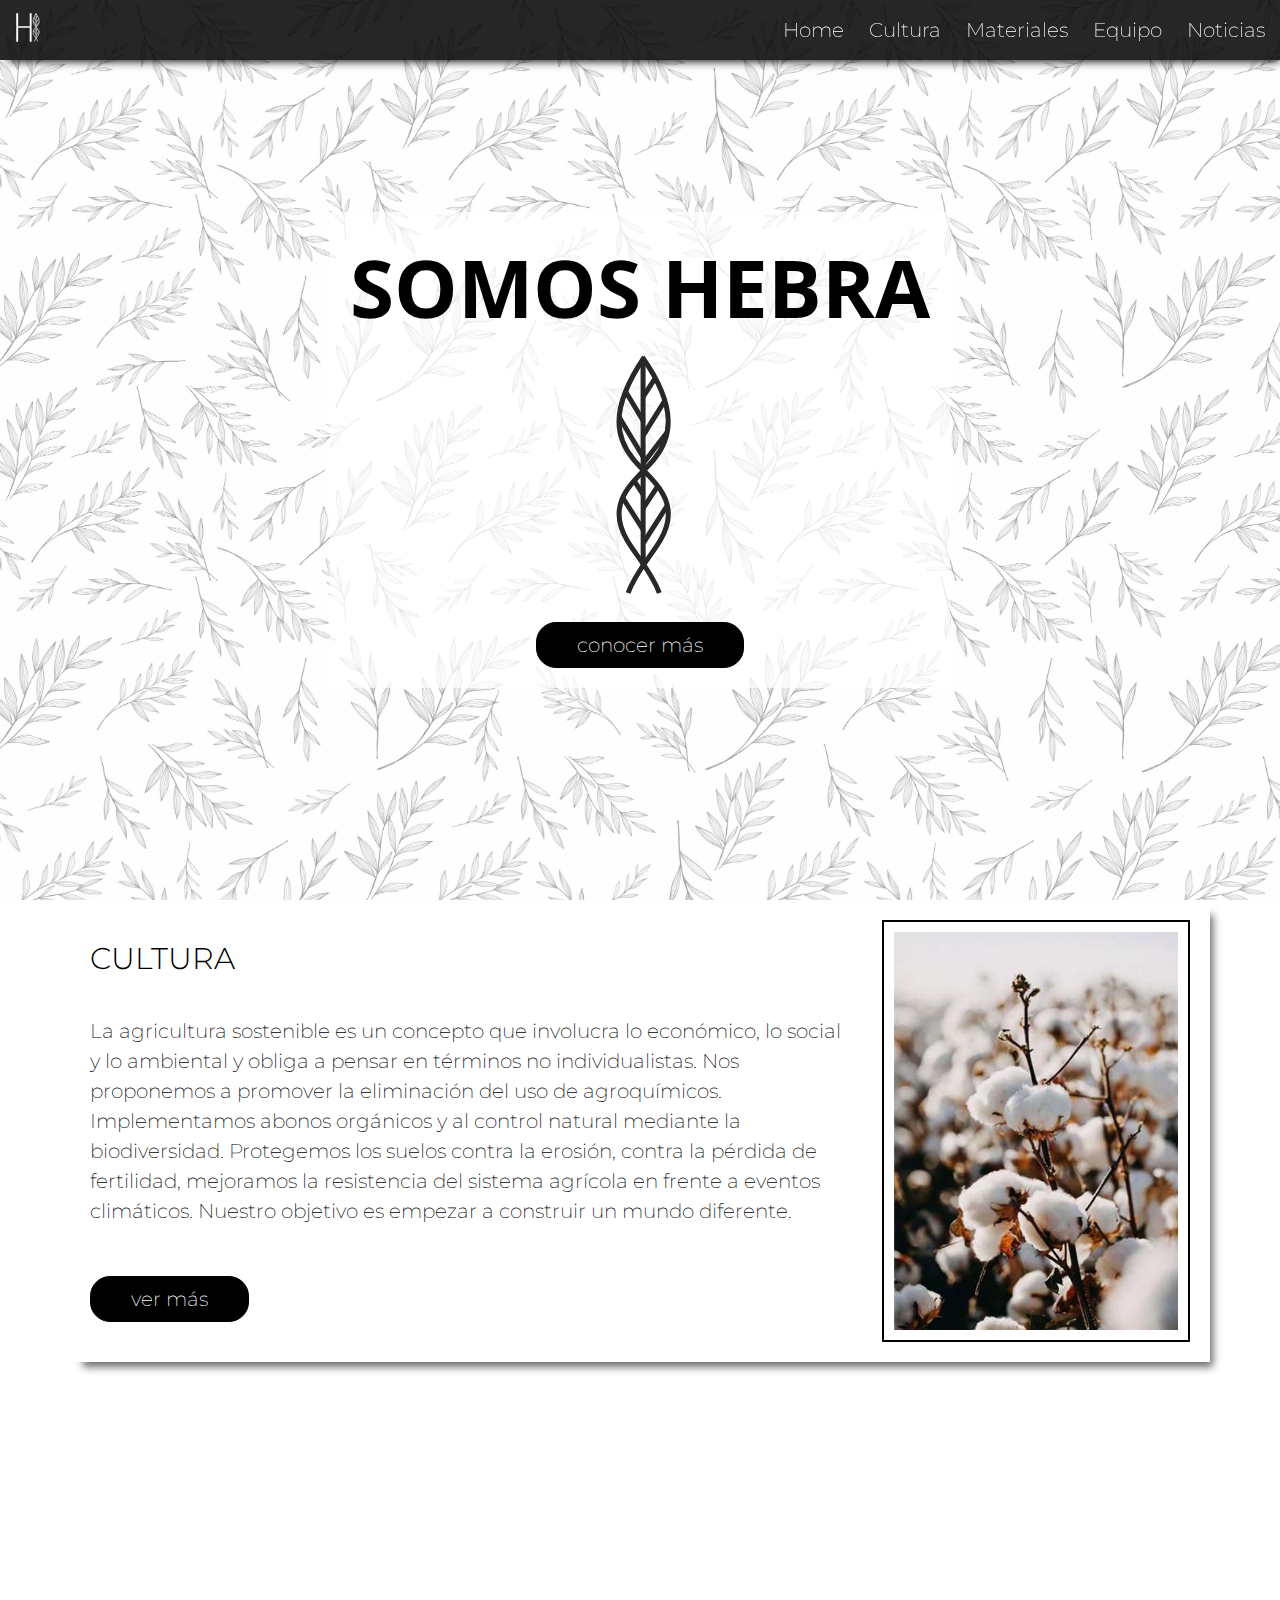
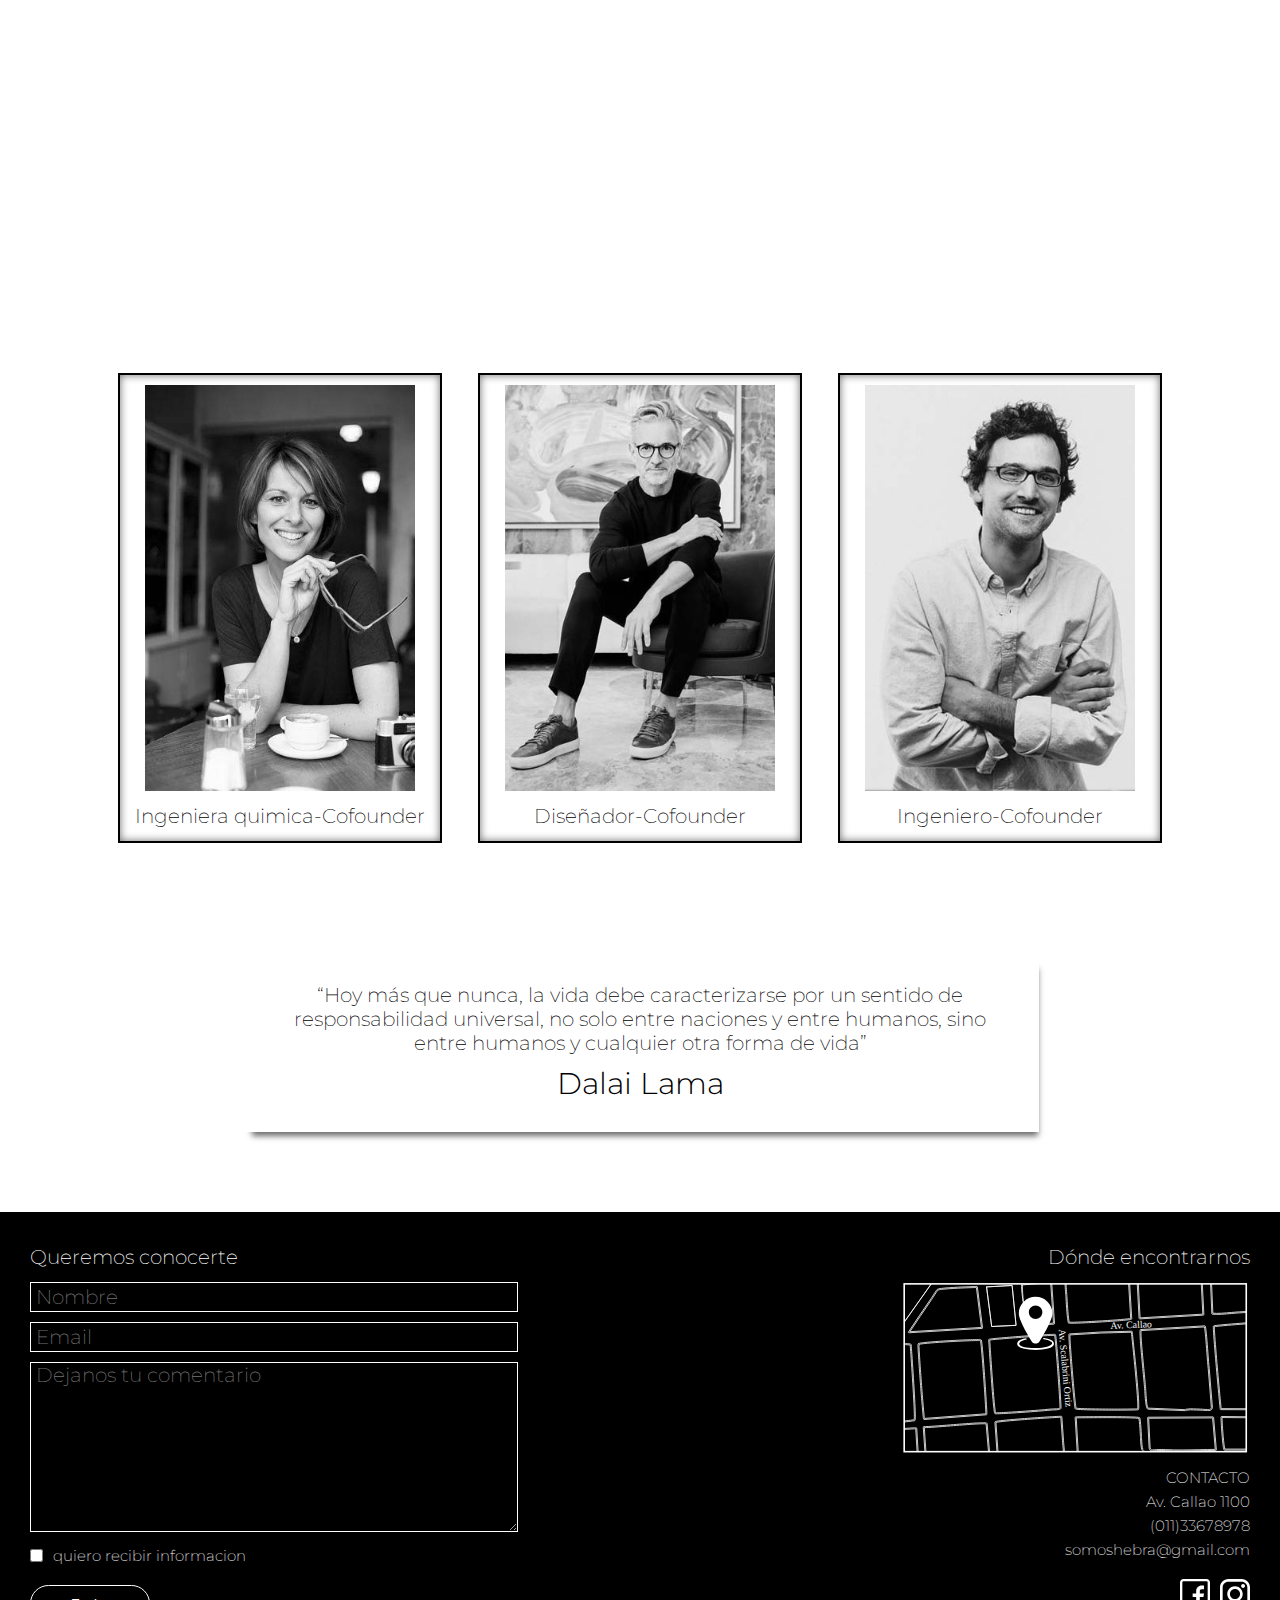
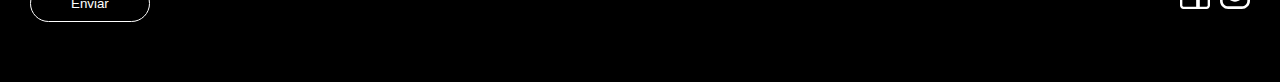
<file: index.html>
<!DOCTYPE html>
<html lang="es">
  <head>
    <meta charset="UTF-8" />
    <meta name="viewport" content="width=device-width, initial-scale=1.0" />
    <meta
      name="description"
      content="Un sitio que promueve la buena practica del rubro textil, genera conciencia hacia el cuidado del cuerpo y del planeta tierra"
    />
    <meta
      name="keyword"
      content="algodon, agroecologico, biodinamico, hilado, conciencia, buena práctica "
    />
    <meta name="author" content="Mariela Battista" />
    <title>Hebra/Algodón orgánico</title>
    <link
      rel="stylesheet"
      href="https://cdnjs.cloudflare.com/ajax/libs/animate.css/4.1.1/animate.min.css"
    />
    <link rel="stylesheet" href="css/main.css" />
    <link
      href="https://fonts.googleapis.com/css2?family=Open+Sans&family=Open+Sans+Condensed:wght@300&display=swap"
      rel="stylesheet"
    />
    <link
      href="https://fonts.googleapis.com/css2?family=Montserrat:wght@100;200;300;500;600;800&display=swap"
      rel="stylesheet"
    />
  </head>

  <body class="background--home">
    <header class="header">
      <a href="index.html" class="logo">
        <img src="./imagenes/logo entero.svg" alt="logo" />
      </a>
      <input class="menubtn" type="checkbox" id="menu-btn" />
      <label class="menuicon" for="menu-btn">
        <span class="navicon"></span>
      </label>
      <nav class="navbar">
        <ul class="navbar__menu">
          <li>
            <a href="index.html">Home</a>
          </li>
          <li>
            <a href="cultura.html">Cultura</a>
          </li>
          <li>
            <a href="materiales.html">Materiales</a>
          </li>
          <li>
            <a href="equipo.html">Equipo</a>
          </li>
          <li>
            <a href="noticias.html">Noticias</a>
          </li>
        </ul>
      </nav>
    </header>

    <main class="container home">
      <div class="home__logo">
        <section class="home__logocentral">
          <h1>SOMOS HEBRA</h1>
          <img src="./imagenes/logosolo.svg" alt="logo" />
          <a class="home__btn" href="#conocermas">conocer más</a>
        </section>
      </div>
      <section
        id="conocermas"
        class="card wow animate__animated animate__fadeInUp"
      >
        <div class="card__content">
          <h2 class="card__title">CULTURA</h2>
          <p class="card__text">
            La agricultura sostenible es un concepto que involucra lo económico,
            lo social y lo ambiental y obliga a pensar en términos no
            individualistas. Nos proponemos a promover la eliminación del uso de
            agroquímicos. Implementamos abonos orgánicos y al control natural
            mediante la biodiversidad. Protegemos los suelos contra la erosión,
            contra la pérdida de fertilidad, mejoramos la resistencia del
            sistema agrícola en frente a eventos climáticos. Nuestro objetivo es
            empezar a construir un mundo diferente.
          </p>
          <a class="home__btn home__btn--small" href="cultura.html">ver más</a>
        </div>
        <img src="./imagenes/homealgodon.jpg" alt="algodon" class="card__img" />
      </section>
      <section
        class="card card--reverse wow animate__animated animate__fadeInUp"
      >
        <div class="card__content card__content--right">
          <h2 class="card__title">MATERIALES</h2>
          <p class="card__text">
            Los materiales seleccionados se analizan bajo los principios de la
            economía circular proponemos entre otras cosas, un proceso
            productivo sin residuos. ‘Tenemos que tener en cuenta el origen de
            las fibras y todos los procesos que tienen lugar hasta que llegan a
            nuestras manos, es importante saber donde nacio ese producto’. Cada
            material se presenta con las certificaciones del fabricante más los
            propios sellos de la organización.
          </p>
          <a class="home__btn home__btn--small" href="materiales.html"
            >ver más</a
          >
        </div>
        <img
          src="./imagenes/homemateriales.jpg"
          alt="algodon"
          class="card__img"
        />
      </section>

      <a href="equipo.html">
        <section class="aboutus">
          <h2 class="card__title">EQUIPO</h2>
          <div class="aboutus__team">
            <img src="./imagenes/mujer1.jpg" alt="mujer" />
            <h2>Juliana Lopez</h2>
            <p>Ingeniera quimica-Cofounder</p>
          </div>
          <div class="aboutus__team">
            <img src="./imagenes/hombre.jpg" alt="hombre" />
            <h2>Gabriel Aguirre</h2>
            <p>Diseñador-Cofounder</p>
          </div>
          <div class="aboutus__team">
            <img src="./imagenes/hombre2.jpg" alt="hombre" />
            <h2>Martin Catalan</h2>
            <p>Ingeniero-Cofounder</p>
          </div>
        </section>
      </a>
      <section>
        <q class="frase">
          “Hoy más que nunca, la vida debe caracterizarse por un sentido de
          responsabilidad universal, no solo entre naciones y entre humanos,
          sino entre humanos y cualquier otra forma de vida”
          <h2>Dalai Lama</h2>
        </q>
      </section>
    </main>
    <footer>
      <form class="form" action="#">
        <p>Queremos conocerte</p>
        <input type="text" name="nombre" placeholder="Nombre" />
        <input type="text" name="email" placeholder="Email" />
        <textarea
          name="comentario"
          id="comentario"
          rows="7"
          placeholder="Dejanos tu comentario"
        ></textarea>
        <div class="checkbox">
          <input type="checkbox" name="recibirinformacion" value="si" />
          <label for="recibirinformacion">quiero recibir informacion</label>
        </div>
        <input class="home__btn" type="submit" value="Enviar" />
      </form>
      <section class="footer__contacto">
        <p>Dónde encontrarnos</p>
        <a href="https://www.google.com.ar/maps/@-34.607606,-58.4518608,15z"
          ><img src="./imagenes/mapa1.svg" alt="ubicacion"
        /></a>
        <h3>CONTACTO</h3>
        <h3>Av. Callao 1100</h3>
        <h3>(011)33678978</h3>
        <h3>somoshebra@gmail.com</h3>
        <ul class="footer__contacto--redes">
          <li>
            <a href="https://www.facebook.com">
              <img
                class="redesicon"
                src="./imagenes/facebook.svg"
                alt="facebook"
              />
            </a>
          </li>
          <a href="https://www.instagram.com">
            <img
              class="redesicon"
              src="./imagenes/instagram.svg"
              alt="instagram"
            />
          </a>
        </ul>
      </section>
    </footer>

    <script src="js/wow.min.js"></script>
    <script>
      new WOW().init();
    </script>
  </body>
</html>
</file>
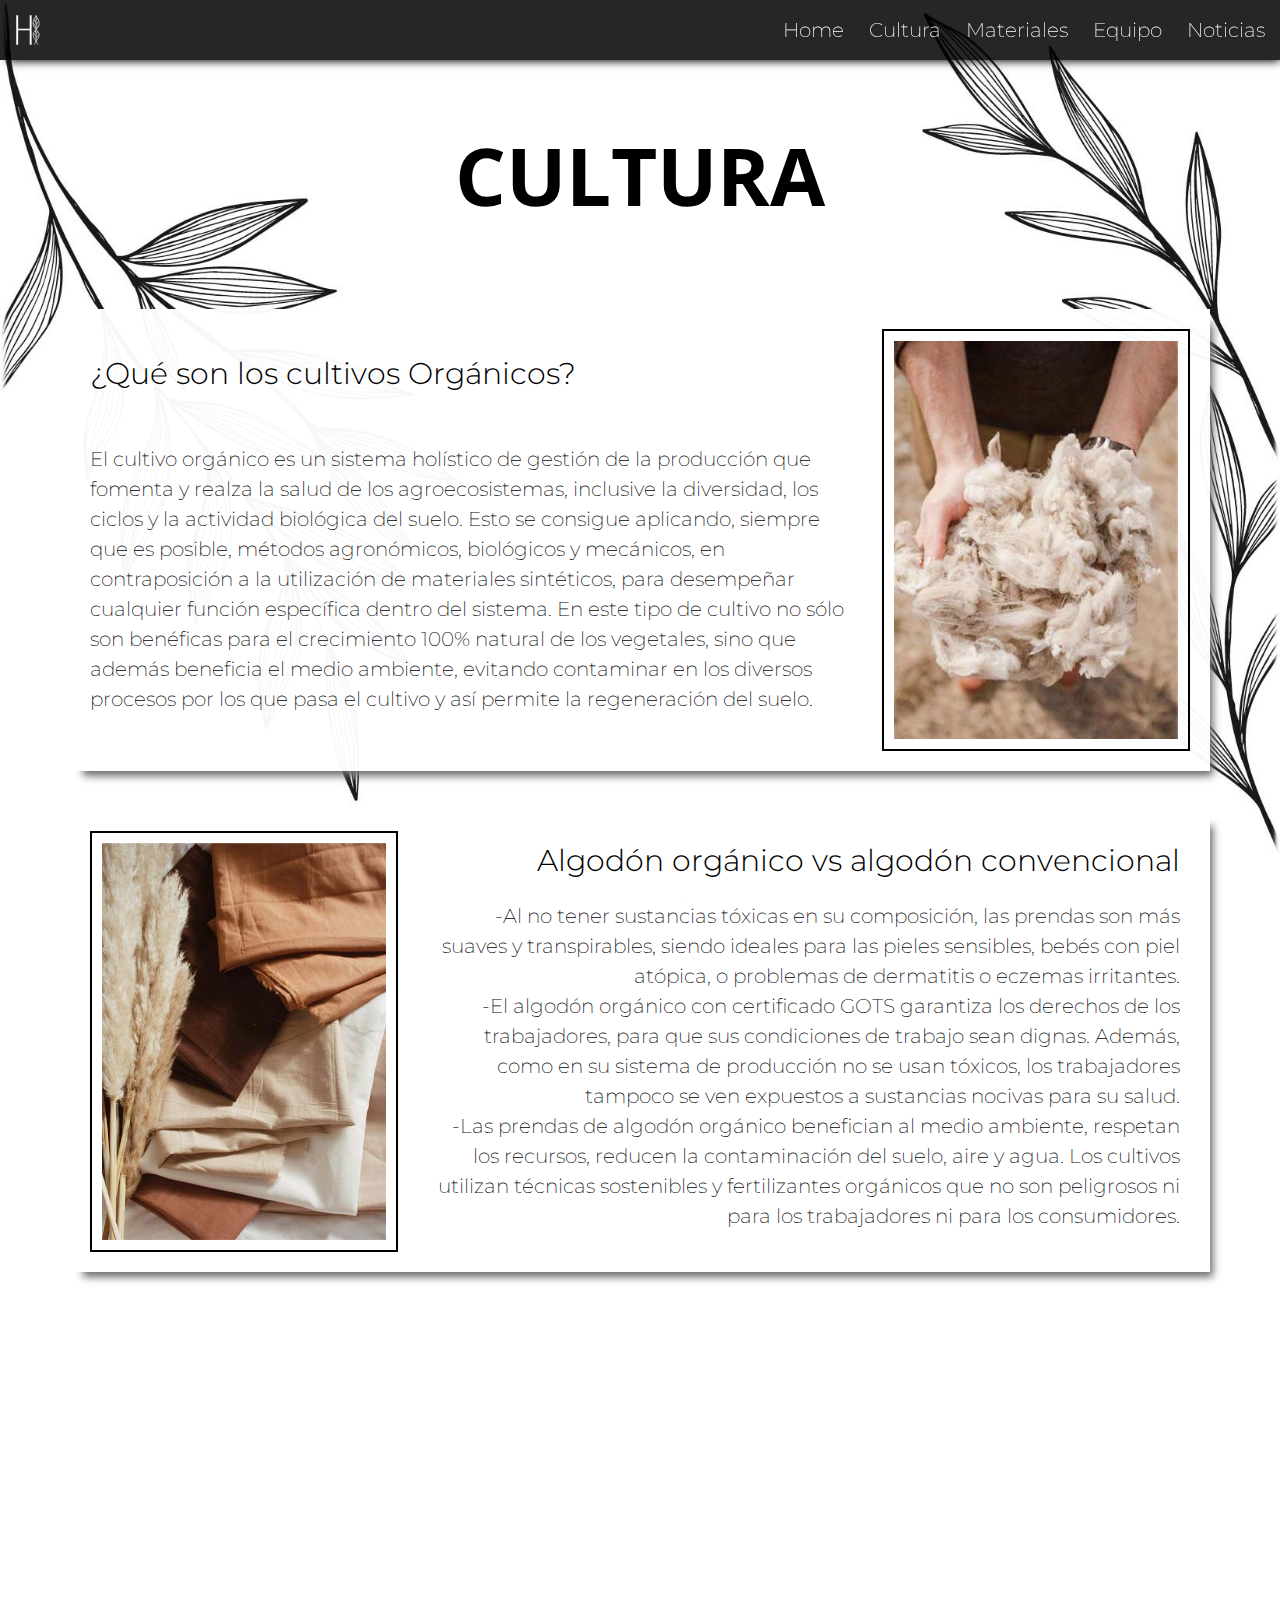
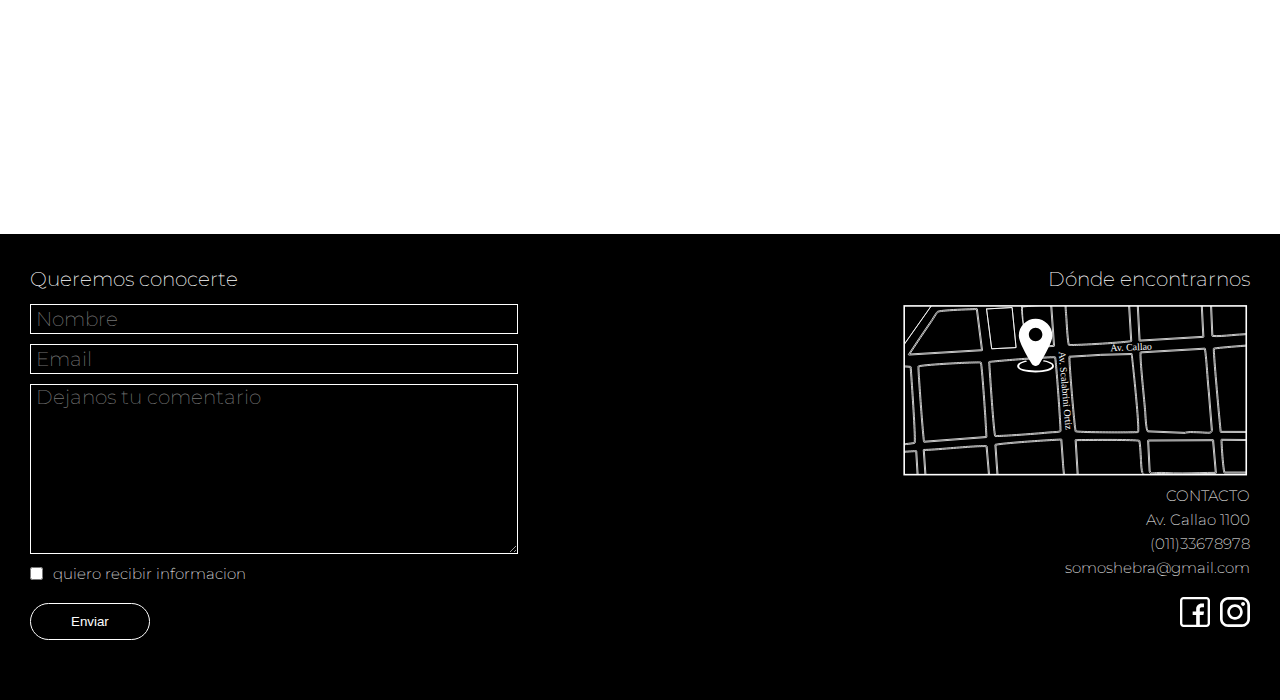
<file: cultura.html>
<html lang="es">
  <head>
    <meta charset="UTF-8" />
    <meta name="viewport" content="width=device-width, initial-scale=1.0" />
    <meta
      name="description"
      content="Un sitio que promuebe la buena practica del rubro textil, genera conciencia hacia el cuidado del cuerpo y del planeta tierra"
    />
    <meta
      name="keyword"
      content="algodon, agroecologico, biodinamico, hilado, conciencia, buena práctica "
    />
    <meta name="author" content="Mariela Battista" />
    <title>Hebra/Algodón orgánico</title>
    <link
      rel="stylesheet"
      href="https://cdnjs.cloudflare.com/ajax/libs/animate.css/4.1.1/animate.min.css"
    />
    <link rel="stylesheet" href="css/main.css" />
    <link
      href="https://fonts.googleapis.com/css2?family=Open+Sans&family=Open+Sans+Condensed:wght@300&display=swap"
      rel="stylesheet"
    />
    <link
      href="https://fonts.googleapis.com/css2?family=Montserrat:wght@100;200;300;500;600;800&display=swap"
      rel="stylesheet"
    />
  </head>

  <body class="background--cultura">
    <header class="header">
      <a href="index.html" class="logo">
        <img src="./imagenes/logo entero.svg" alt="logo" />
      </a>
      <input class="menubtn" type="checkbox" id="menu-btn" />
      <label class="menuicon" for="menu-btn">
        <span class="navicon"></span>
      </label>
      <nav class="navbar">
        <ul class="navbar__menu">
          <li>
            <a href="index.html">Home</a>
          </li>
          <li>
            <a href="cultura.html">Cultura</a>
          </li>
          <li>
            <a href="materiales.html">Materiales</a>
          </li>
          <li>
            <a href="equipo.html">Equipo</a>
          </li>
          <li>
            <a href="noticias.html">Noticias</a>
          </li>
        </ul>
      </nav>
    </header>

    <main class="container">
      <h1 class="title1">CULTURA</h1>
      <section class="card card--color wow animate__animated animate__fadeInUp">
        <div class="card__content">
          <h2 class="card__title">¿Qué son los cultivos Orgánicos?</h2>
          <p class="card__text">
            El cultivo orgánico es un sistema holístico de gestión de la
            producción que fomenta y realza la salud de los agroecosistemas,
            inclusive la diversidad, los ciclos y la actividad biológica del
            suelo. Esto se consigue aplicando, siempre que es posible, métodos
            agronómicos, biológicos y mecánicos, en contraposición a la
            utilización de materiales sintéticos, para desempeñar cualquier
            función específica dentro del sistema. En este tipo de cultivo no
            sólo son benéficas para el crecimiento 100% natural de los
            vegetales, sino que además beneficia el medio ambiente, evitando
            contaminar en los diversos procesos por los que pasa el cultivo y
            así permite la regeneración del suelo.
          </p>
        </div>
        <img
          src="./imagenes/cultivo.jpg"
          alt="manoconalgodon"
          class="card__img card__img--view"
        />
      </section>
      <section
        class="card card--reverse card--color wow animate__animated animate__fadeInUp"
      >
        <div class="card__content card__content--right">
          <h2 class="card__title">Algodón orgánico vs algodón convencional</h2>
          <ul class="card__text">
            <li class="parrafolist">
              -Al no tener sustancias tóxicas en su composición, las prendas son
              más suaves y transpirables, siendo ideales para las pieles
              sensibles, bebés con piel atópica, o problemas de dermatitis o
              eczemas irritantes.
            </li>
            <li class="parrafolist">
              -El algodón orgánico con certificado GOTS garantiza los derechos
              de los trabajadores, para que sus condiciones de trabajo sean
              dignas. Además, como en su sistema de producción no se usan
              tóxicos, los trabajadores tampoco se ven expuestos a sustancias
              nocivas para su salud.
            </li>
            <li class="parrafolist">
              -Las prendas de algodón orgánico benefician al medio ambiente,
              respetan los recursos, reducen la contaminación del suelo, aire y
              agua. Los cultivos utilizan técnicas sostenibles y fertilizantes
              orgánicos que no son peligrosos ni para los trabajadores ni para
              los consumidores.
            </li>
          </ul>
        </div>
        <img
          src="./imagenes/alrgodonvrs.jpg"
          alt="manocontierra"
          class="card__img card__img--view"
        />
      </section>
      <section class="card card--color wow animate__animated animate__fadeInUp">
        <div class="card__content">
          <h2 class="card__title">Recolección</h2>
          <p class="card__text">
            El algodón, a diferencias de otros cultivos, hay que prepararlo para
            la cosecha. Para obtener una fibra limpia con menor cantidad de
            rastrojo y frenar la aparición del picudo algodonero, se sugiere la
            aplicación de reguladores de crecimiento y defoliantes. Es
            importante realizar un monitoreo a campo y observar que entre el 60
            % al 70 % de las cápsulas se encuentren abiertas en las plantas,
            detalla el informe del INTA. Y comentaron que al momento de su
            utilización debe haber buenas condiciones de humedad del suelo, días
            despejados y sin vientos para evitar derivas en lotes cercanos.
          </p>
        </div>
        <img
          src="./imagenes/recoleccion.jpg"
          alt="manocontierra"
          class="card__img card__img--view"
        />
      </section>
    </main>
    <footer>
      <form class="form" action="#">
        <p>Queremos conocerte</p>
        <input type="text" name="nombre" placeholder="Nombre" />
        <input type="text" name="email" placeholder="Email" />
        <textarea
          name="comentario"
          id="comentario"
          rows="7"
          placeholder="Dejanos tu comentario"
        ></textarea>
        <div class="checkbox">
          <input type="checkbox" name="recibirinformacion" value="si" />
          <label for="recibirinformacion">quiero recibir informacion</label>
        </div>
        <input class="home__btn" type="submit" value="Enviar" />
      </form>
      <section class="footer__contacto">
        <p>Dónde encontrarnos</p>
        <a href="https://www.google.com.ar/maps/@-34.607606,-58.4518608,15z"
          ><img src="./imagenes/mapa1.svg" alt="ubicacion"
        /></a>
        <h3>CONTACTO</h3>
        <h3>Av. Callao 1100</h3>
        <h3>(011)33678978</h3>
        <h3>somoshebra@gmail.com</h3>
        <ul class="footer__contacto--redes">
          <li>
            <a href="https://www.facebook.com">
              <img
                class="redesicon"
                src="./imagenes/facebook.svg"
                alt="facebook"
              />
            </a>
          </li>
          <a href="https://www.instagram.com">
            <img
              class="redesicon"
              src="./imagenes/instagram.svg"
              alt="instagram"
            />
          </a>
        </ul>
      </section>
    </footer>

    <script src="js/wow.min.js"></script>
    <script>
      new WOW().init();
    </script>
  </body>
</html>
</file>
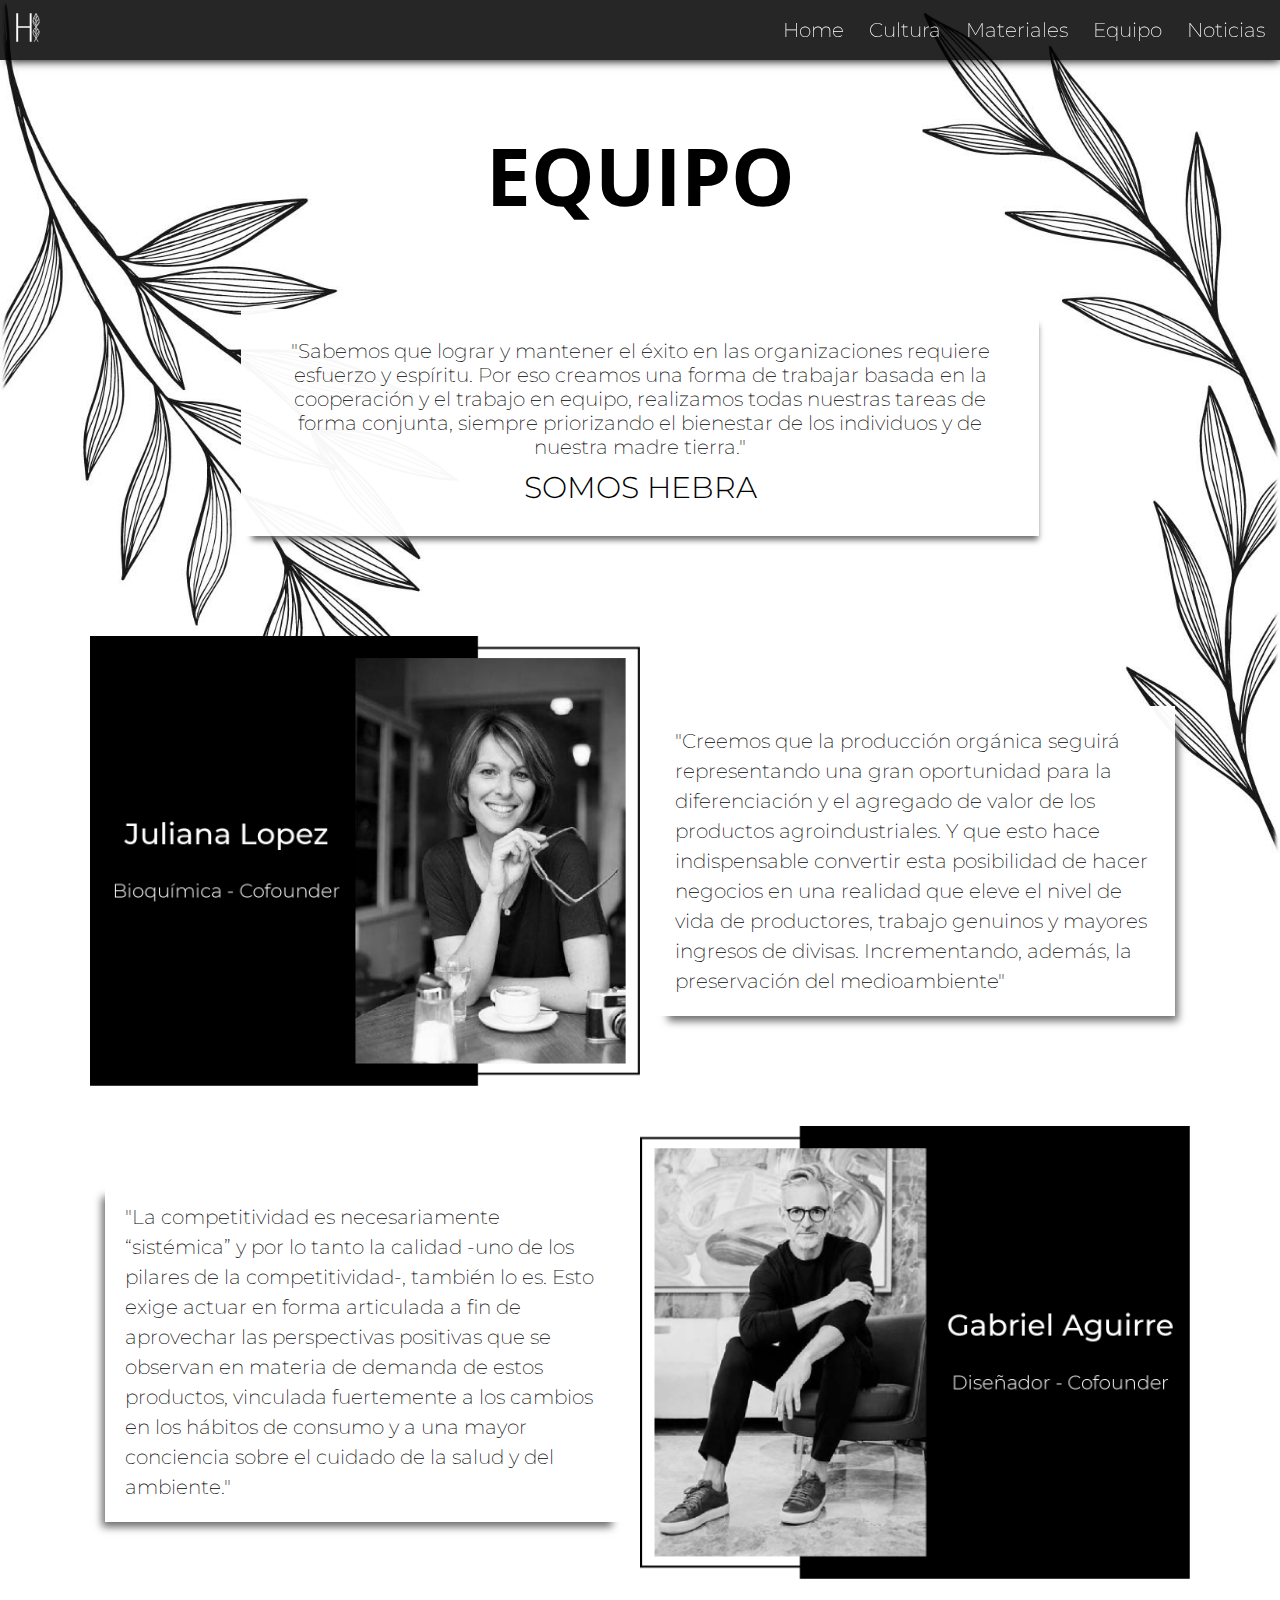
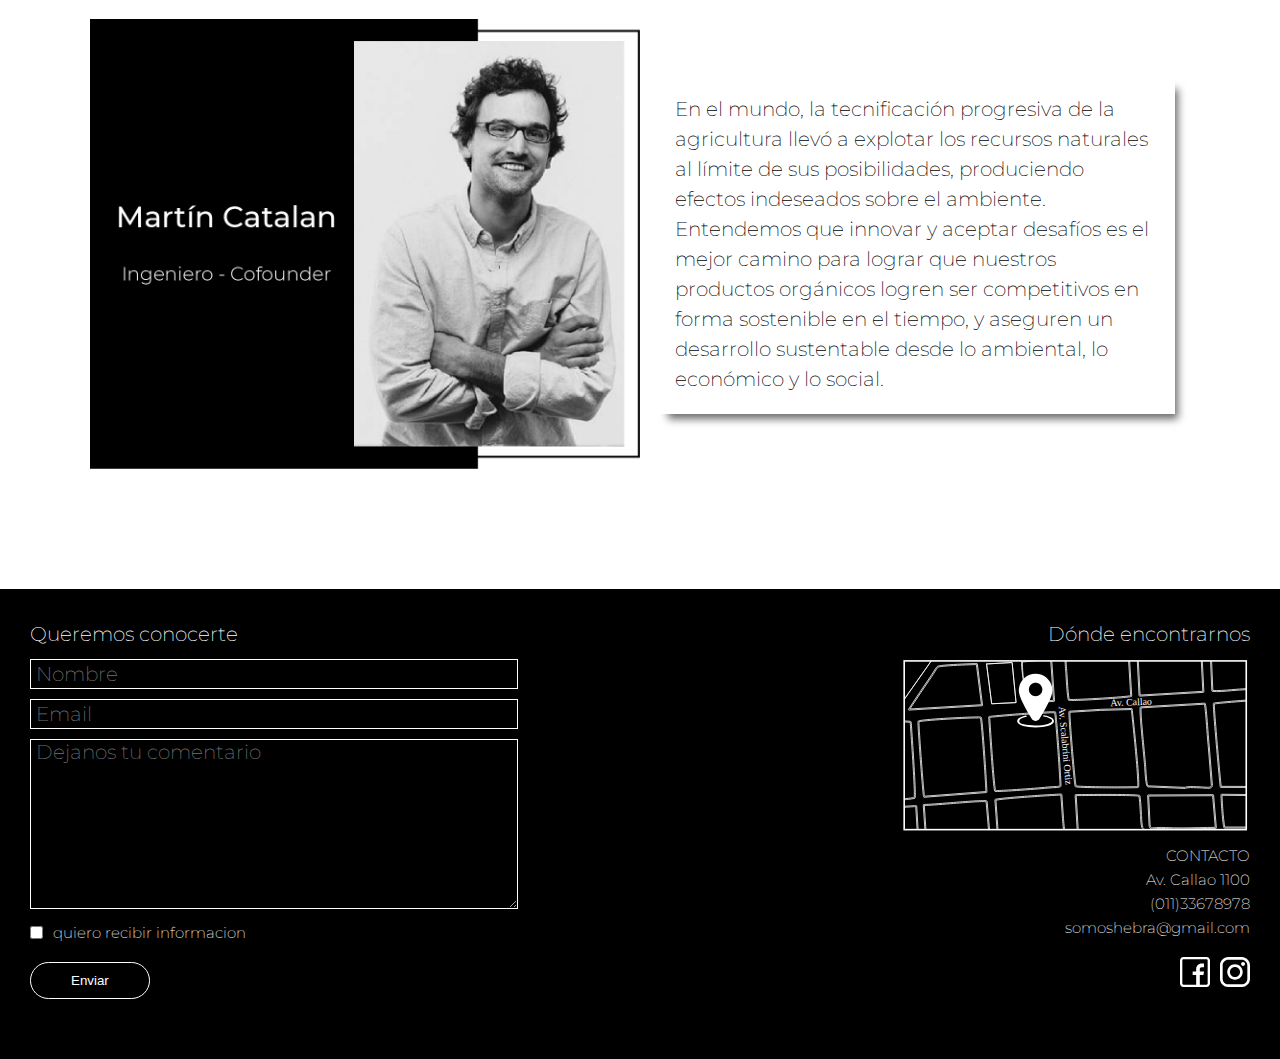
<file: equipo.html>
<!DOCTYPE html>
<html lang="es">
  <head>
    <meta charset="UTF-8" />
    <meta name="viewport" content="width=device-width, initial-scale=1.0" />
    <meta
      name="description"
      content="Un sitio que promueve la buena practica del rubro textil, genera conciencia hacia el cuidado del cuerpo y del planeta tierra"
    />
    <meta
      name="keyword"
      content="algodon, agroecologico, biodinamico, hilado, conciencia, buena práctica "
    />
    <meta name="author" content="Mariela Battista" />
    <title>Hebra/Algodón orgánico</title>
    <link
      rel="stylesheet"
      href="https://cdnjs.cloudflare.com/ajax/libs/animate.css/4.1.1/animate.min.css"
    />

    <link rel="stylesheet" href="css/main.css" />
    <link
      href="https://fonts.googleapis.com/css2?family=Open+Sans&family=Open+Sans+Condensed:wght@300&display=swap"
      rel="stylesheet"
    />
    <link
      href="https://fonts.googleapis.com/css2?family=Montserrat:wght@100;200;300;500;600;800&display=swap"
      rel="stylesheet"
    />
  </head>

  <body class="background--equipo">
    <header class="header">
      <a href="index.html" class="logo">
        <img src="./imagenes/logo entero.svg" alt="logo" />
      </a>
      <input class="menubtn" type="checkbox" id="menu-btn" />
      <label class="menuicon" for="menu-btn">
        <span class="navicon"></span>
      </label>
      <nav class="navbar">
        <ul class="navbar__menu">
          <li>
            <a href="index.html">Home</a>
          </li>
          <li>
            <a href="cultura.html">Cultura</a>
          </li>
          <li>
            <a href="materiales.html">Materiales</a>
          </li>
          <li>
            <a href="equipo.html">Equipo</a>
          </li>
          <li>
            <a href="noticias.html">Noticias</a>
          </li>
        </ul>
      </nav>
    </header>

    <main class="container">
      <h1 class="title1">EQUIPO</h1>
      <section>
        <q class="frase">
          "Sabemos que lograr y mantener el éxito en las organizaciones requiere
          esfuerzo y espíritu. Por eso creamos una forma de trabajar basada en
          la cooperación y el trabajo en equipo, realizamos todas nuestras
          tareas de forma conjunta, siempre priorizando el bienestar de los
          individuos y de nuestra madre tierra."
          <h2>SOMOS HEBRA</h2>
        </q>
      </section>
      <section class="team">
        <div class="member">
          <img src="./imagenes/Juliana.png" alt="mujer" />
          <p class="text">
            "Creemos que la producción orgánica seguirá representando una gran
            oportunidad para la diferenciación y el agregado de valor de los
            productos agroindustriales. Y que esto hace indispensable convertir
            esta posibilidad de hacer negocios en una realidad que eleve el
            nivel de vida de productores, trabajo genuinos y mayores ingresos de
            divisas. Incrementando, además, la preservación del medioambiente"
          </p>
        </div>
        <div class="member member--reverse">
          <img src="./imagenes/Gabriel.png" alt="hombre" />
          <p class="text text--reverse">
            "La competitividad es necesariamente “sistémica” y por lo tanto la
            calidad -uno de los pilares de la competitividad-, también lo es.
            Esto exige actuar en forma articulada a fin de aprovechar las
            perspectivas positivas que se observan en materia de demanda de
            estos productos, vinculada fuertemente a los cambios en los hábitos
            de consumo y a una mayor conciencia sobre el cuidado de la salud y
            del ambiente."
          </p>
        </div>
        <div class="member">
          <img src="./imagenes/Martin.png" alt="hombre" />
          <p class="text">
            En el mundo, la tecnificación progresiva de la agricultura llevó a
            explotar los recursos naturales al límite de sus posibilidades,
            produciendo efectos indeseados sobre el ambiente. Entendemos que
            innovar y aceptar desafíos es el mejor camino para lograr que
            nuestros productos orgánicos logren ser competitivos en forma
            sostenible en el tiempo, y aseguren un desarrollo sustentable desde
            lo ambiental, lo económico y lo social.
          </p>
        </div>
      </section>
    </main>
    <footer>
      <form class="form" action="#">
        <p>Queremos conocerte</p>
        <input type="text" name="nombre" placeholder="Nombre" />
        <input type="text" name="email" placeholder="Email" />
        <textarea
          name="comentario"
          id="comentario"
          rows="7"
          placeholder="Dejanos tu comentario"
        ></textarea>
        <div class="checkbox">
          <input type="checkbox" name="recibirinformacion" value="si" />
          <label for="recibirinformacion">quiero recibir informacion</label>
        </div>
        <input class="home__btn" type="submit" value="Enviar" />
      </form>
      <section class="footer__contacto">
        <p>Dónde encontrarnos</p>
        <a href="https://www.google.com.ar/maps/@-34.607606,-58.4518608,15z"
          ><img src="./imagenes/mapa1.svg" alt="ubicacion"
        /></a>
        <h3>CONTACTO</h3>
        <h3>Av. Callao 1100</h3>
        <h3>(011)33678978</h3>
        <h3>somoshebra@gmail.com</h3>
        <ul class="footer__contacto--redes">
          <li>
            <a href="https://www.facebook.com">
              <img
                class="redesicon"
                src="./imagenes/facebook.svg"
                alt="facebook"
              />
            </a>
          </li>
          <a href="https://www.instagram.com">
            <img
              class="redesicon"
              src="./imagenes/instagram.svg"
              alt="instagram"
            />
          </a>
        </ul>
      </section>
    </footer>
    <script src="js/wow.min.js"></script>
    <script>
      new WOW().init();
    </script>
  </body>
</html>
</file>
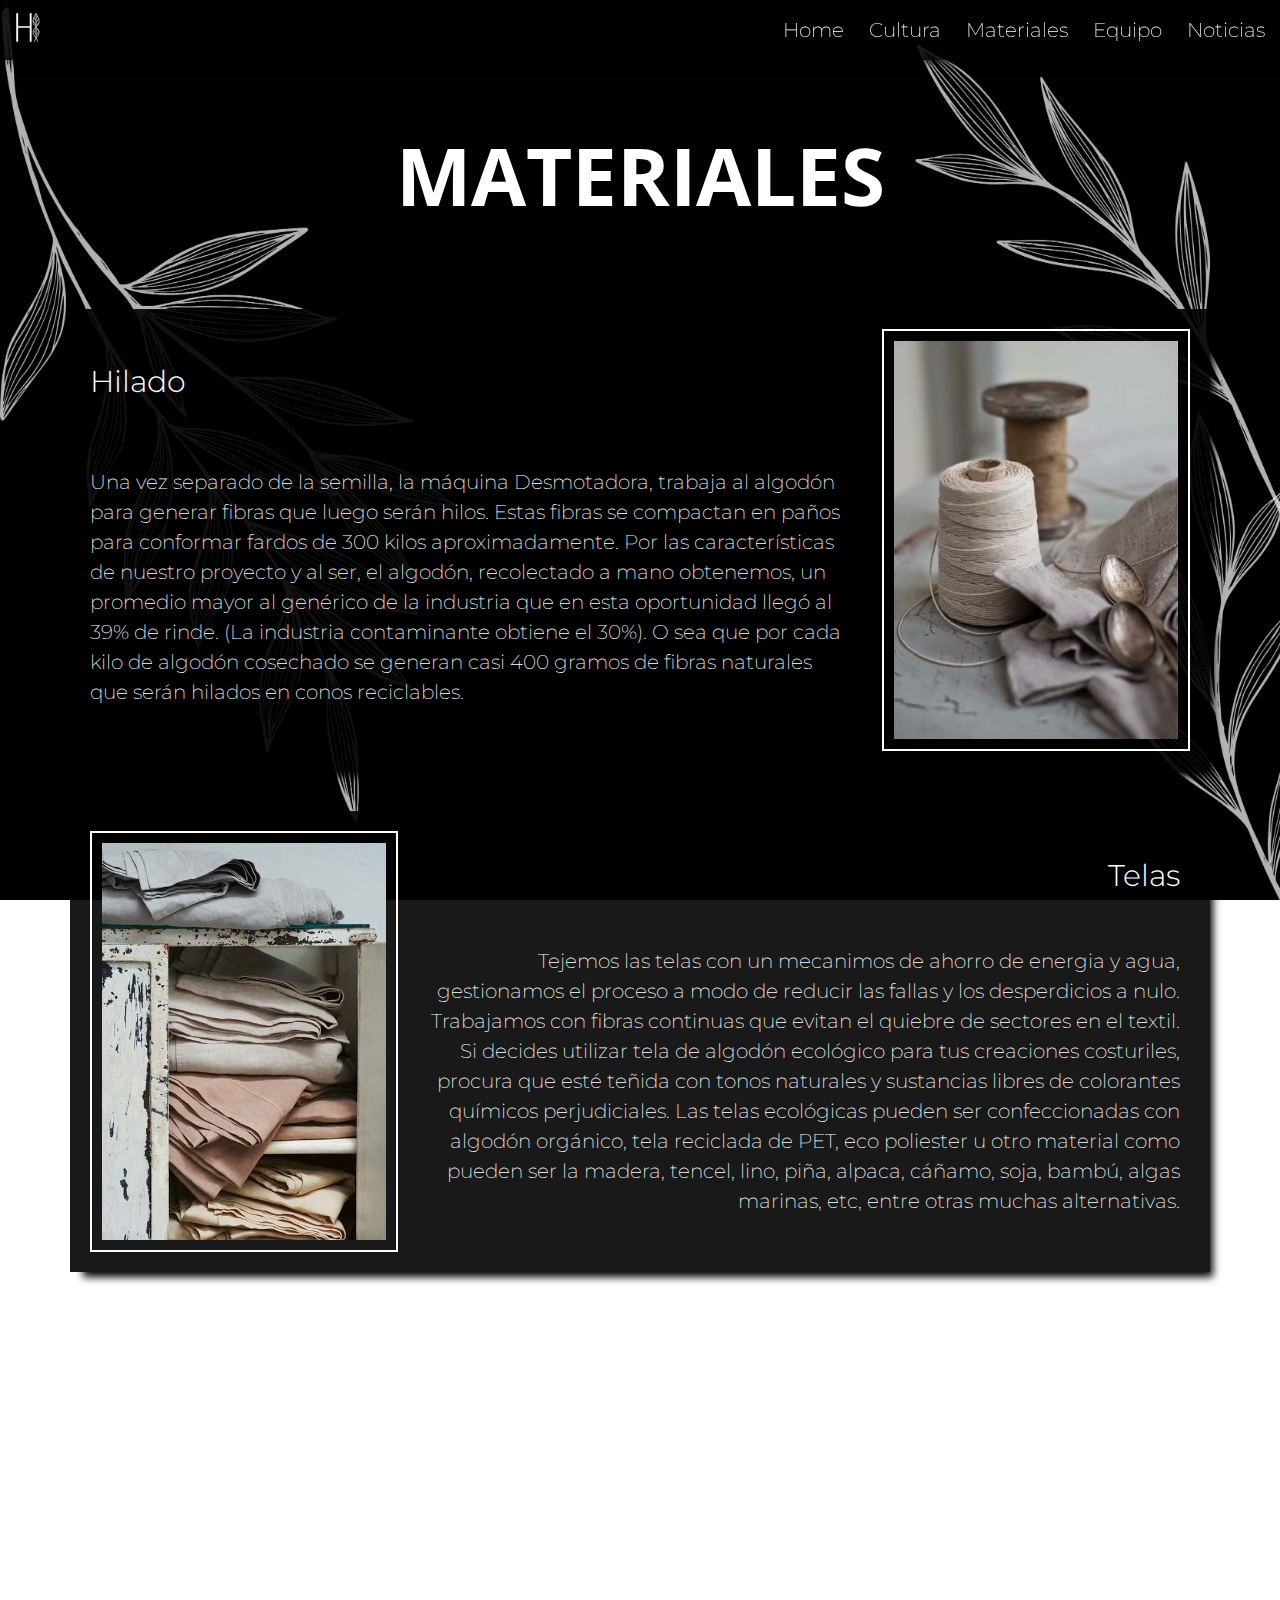
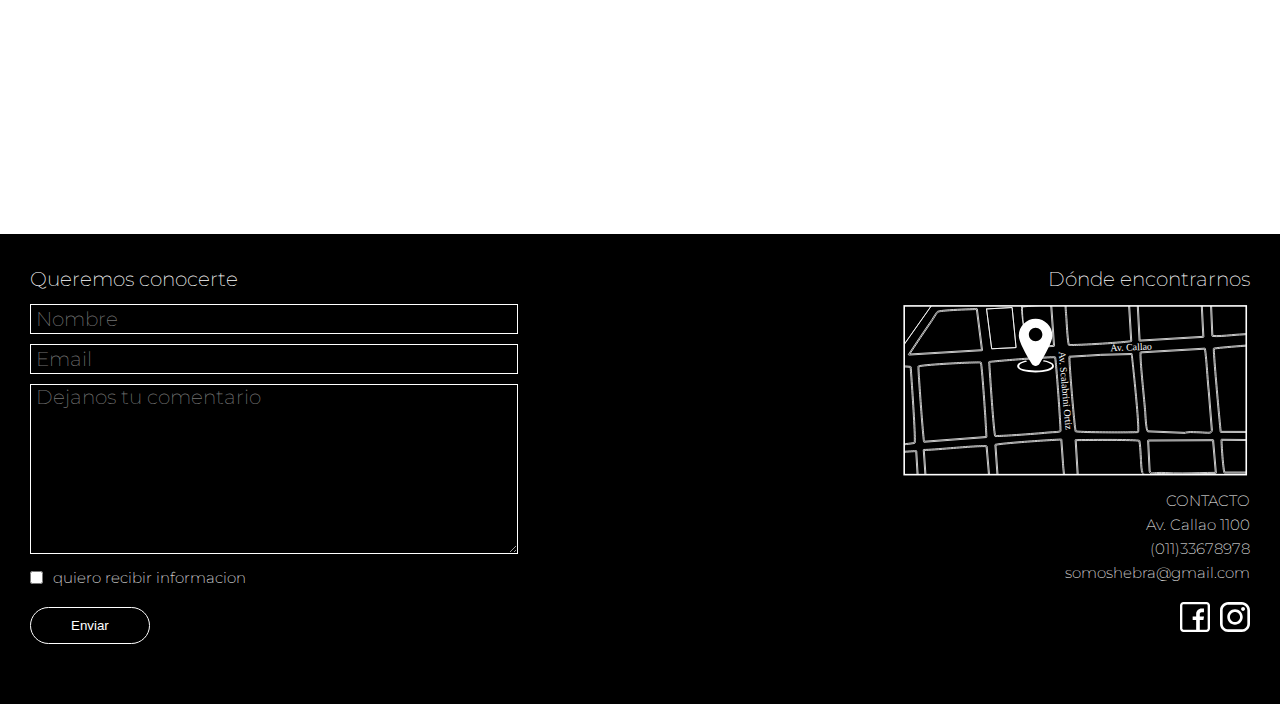
<file: materiales.html>
<!DOCTYPE html>
<html lang="es">
  <head>
    <meta charset="UTF-8" />
    <meta name="viewport" content="width=device-width, initial-scale=1.0" />
    <meta
      name="description"
      content="Un sitio que promueve la buena practica del rubro textil, genera conciencia hacia el cuidado del cuerpo y del planeta tierra"
    />
    <meta
      name="keyword"
      content="algodon, agroecologico, biodinamico, hilado, conciencia, buena práctica "
    />
    <meta name="author" content="Mariela Battista" />
    <title>Hebra/Algodón orgánico</title>
    <link
      rel="stylesheet"
      href="https://cdnjs.cloudflare.com/ajax/libs/animate.css/4.1.1/animate.min.css"
    />
    <link rel="stylesheet" href="css/main.css" />
    <link
      href="https://fonts.googleapis.com/css2?family=Open+Sans&family=Open+Sans+Condensed:wght@300&display=swap"
      rel="stylesheet"
    />
    <link
      href="https://fonts.googleapis.com/css2?family=Montserrat:wght@100;200;300;500;600;800&display=swap"
      rel="stylesheet"
    />
  </head>

  <body class="background--materiales">
    <header class="header">
      <a href="index.html" class="logo">
        <img src="./imagenes/logo entero.svg" alt="logo" />
      </a>
      <input class="menubtn" type="checkbox" id="menu-btn" />
      <label class="menuicon" for="menu-btn">
        <span class="navicon"></span>
      </label>
      <nav class="navbar">
        <ul class="navbar__menu">
          <li>
            <a href="index.html">Home</a>
          </li>
          <li>
            <a href="cultura.html">Cultura</a>
          </li>
          <li>
            <a href="materiales.html">Materiales</a>
          </li>
          <li>
            <a href="equipo.html">Equipo</a>
          </li>
          <li>
            <a href="noticias.html">Noticias</a>
          </li>
        </ul>
      </nav>
    </header>

    <main class="container">
      <h1 class="title1 title1--dark">MATERIALES</h1>
      <section class="card card--dark wow animate__animated animate__fadeInUp">
        <div class="card__content">
          <h2 class="card__title card__title--dark">Hilado</h2>
          <p class="card__text card__text--dark">
            Una vez separado de la semilla, la máquina Desmotadora, trabaja al
            algodón para generar fibras que luego serán hilos. Estas fibras se
            compactan en paños para conformar fardos de 300 kilos
            aproximadamente. Por las características de nuestro proyecto y al
            ser, el algodón, recolectado a mano obtenemos, un promedio mayor al
            genérico de la industria que en esta oportunidad llegó al 39% de
            rinde. (La industria contaminante obtiene el 30%). O sea que por
            cada kilo de algodón cosechado se generan casi 400 gramos de fibras
            naturales que serán hilados en conos reciclables.
          </p>
        </div>
        <img
          src="./imagenes/hilado.jpg"
          alt="manocontierra"
          class="card__img card__img--view card__img--dark"
        />
      </section>
      <section
        class="card card--reverse card--dark wow animate__animated animate__fadeInUp"
      >
        <div class="card__content card__content--right">
          <h2 class="card__title card__title--dark">Telas</h2>
          <p class="card__text card__text--dark">
            Tejemos las telas con un mecanimos de ahorro de energia y agua,
            gestionamos el proceso a modo de reducir las fallas y los
            desperdicios a nulo. Trabajamos con fibras continuas que evitan el
            quiebre de sectores en el textil. Si decides utilizar tela de
            algodón ecológico para tus creaciones costuriles, procura que esté
            teñida con tonos naturales y sustancias libres de colorantes
            químicos perjudiciales. Las telas ecológicas pueden ser
            confeccionadas con algodón orgánico, tela reciclada de PET, eco
            poliester u otro material como pueden ser la madera, tencel, lino,
            piña, alpaca, cáñamo, soja, bambú, algas marinas, etc, entre otras
            muchas alternativas.
          </p>
        </div>
        <img
          src="./imagenes/telas.jpg"
          alt="manocontierra"
          class="card__img card__img--view card__img--dark"
        />
      </section>
      <section class="card card--dark wow animate__animated animate__fadeInUp">
        <div class="card__content">
          <h2 class="card__title card__title--dark">Prendas</h2>
          <p class="card__text card__text--dark">
            Una prenda realizada con estos textiles pueden soportar muy bien los
            repetidos usos y lavados, su desgaste es lento. No solo ayudamos al
            medio ambiente, tambien a la piel del ser humano, son
            hipoalergenicas, dejan pasar la transpiracion, sin dejar humedad o
            generar malos olores. Logramos proveer prendas con una calidad
            única, haciendolas suaves y livianas, proncipalmente duraderas.
            Estas prendas te hacen bien a vos y al planeta!
          </p>
        </div>
        <img
          src="./imagenes/prendas.jpg"
          alt="manocontierra"
          class="card__img card__img--view card__img--dark"
        />
      </section>
    </main>
    <footer>
      <form class="form" action="#">
        <p>Queremos conocerte</p>
        <input type="text" name="nombre" placeholder="Nombre" />
        <input type="text" name="email" placeholder="Email" />
        <textarea
          name="comentario"
          id="comentario"
          rows="7"
          placeholder="Dejanos tu comentario"
        ></textarea>
        <div class="checkbox">
          <input type="checkbox" name="recibirinformacion" value="si" />
          <label for="recibirinformacion">quiero recibir informacion</label>
        </div>
        <input class="home__btn" type="submit" value="Enviar" />
      </form>
      <section class="footer__contacto">
        <p>Dónde encontrarnos</p>
        <a href="https://www.google.com.ar/maps/@-34.607606,-58.4518608,15z"
          ><img src="./imagenes/mapa1.svg" alt="ubicacion"
        /></a>
        <h3>CONTACTO</h3>
        <h3>Av. Callao 1100</h3>
        <h3>(011)33678978</h3>
        <h3>somoshebra@gmail.com</h3>
        <ul class="footer__contacto--redes">
          <li>
            <a href="https://www.facebook.com">
              <img
                class="redesicon"
                src="./imagenes/facebook.svg"
                alt="facebook"
              />
            </a>
          </li>
          <a href="https://www.instagram.com">
            <img
              class="redesicon"
              src="./imagenes/instagram.svg"
              alt="instagram"
            />
          </a>
        </ul>
      </section>
    </footer>

    <script src="js/wow.min.js"></script>
    <script>
      new WOW().init();
    </script>
  </body>
</html>
</file>
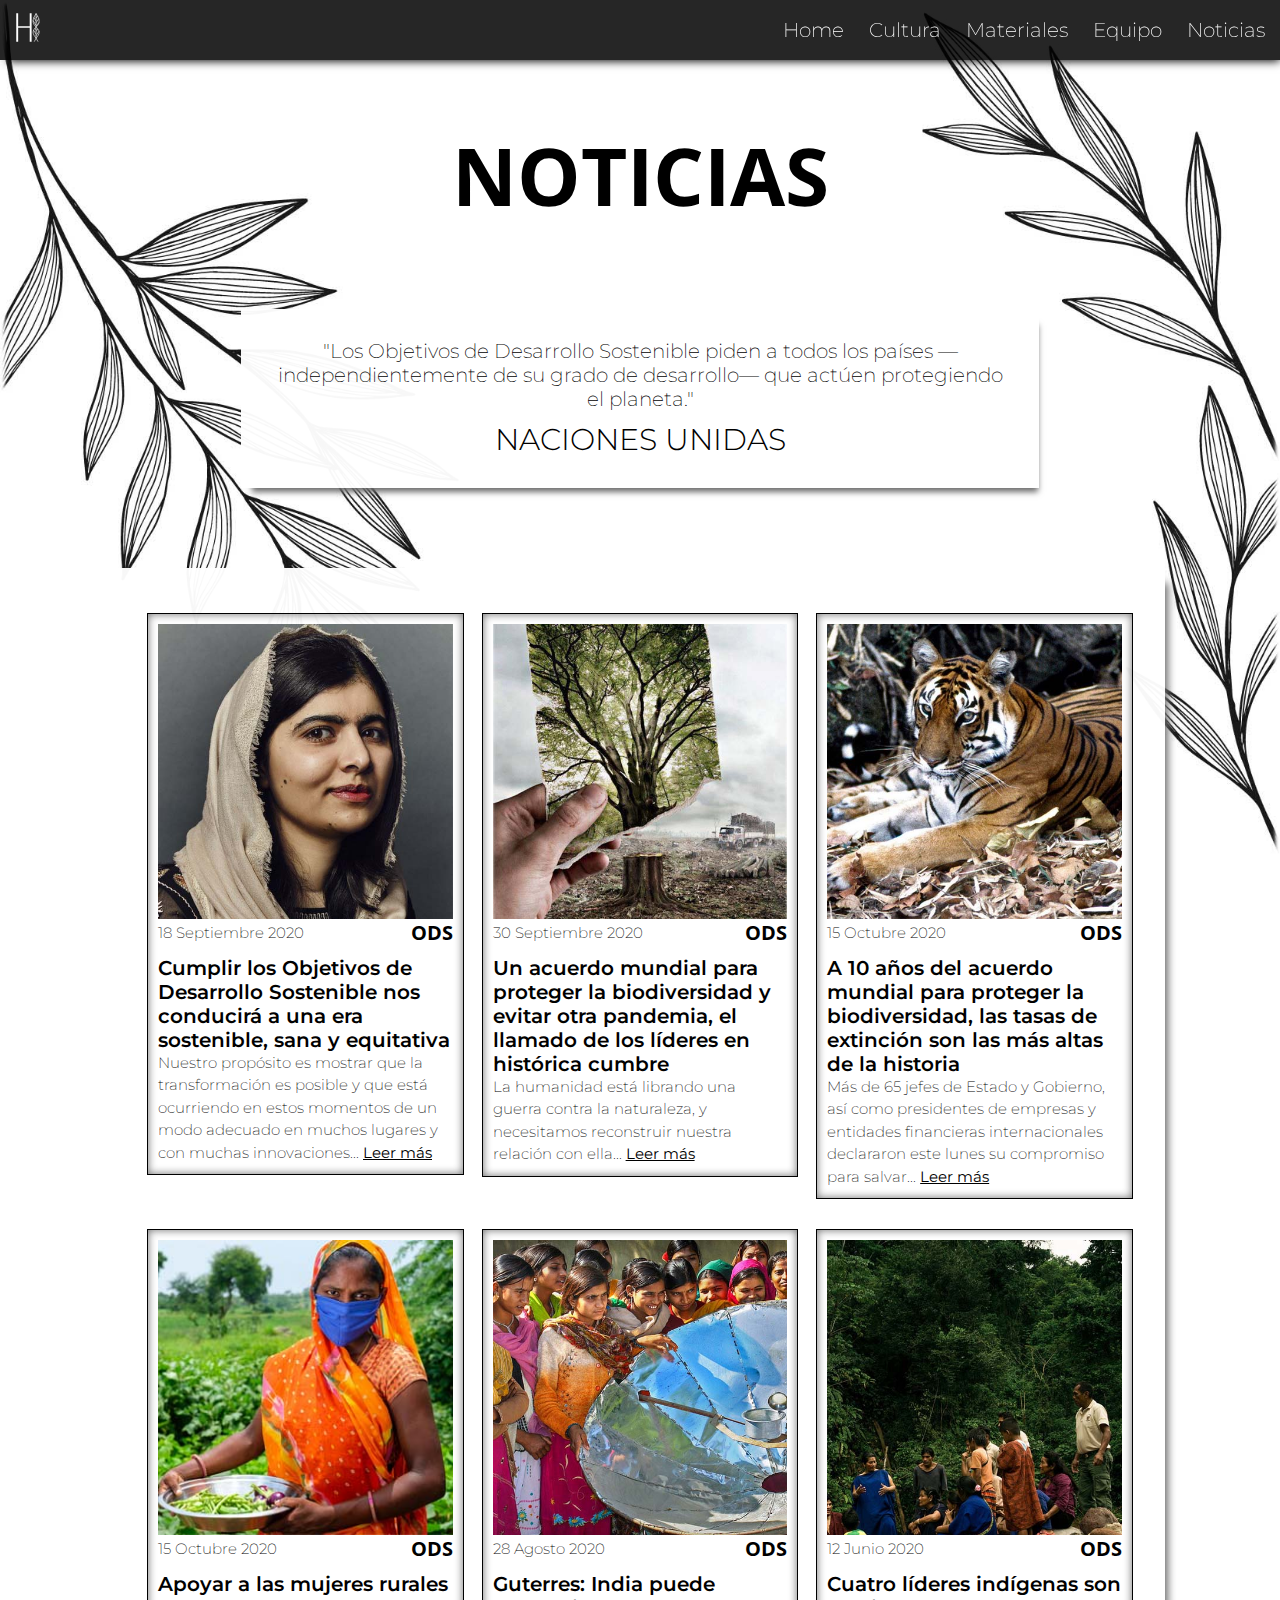
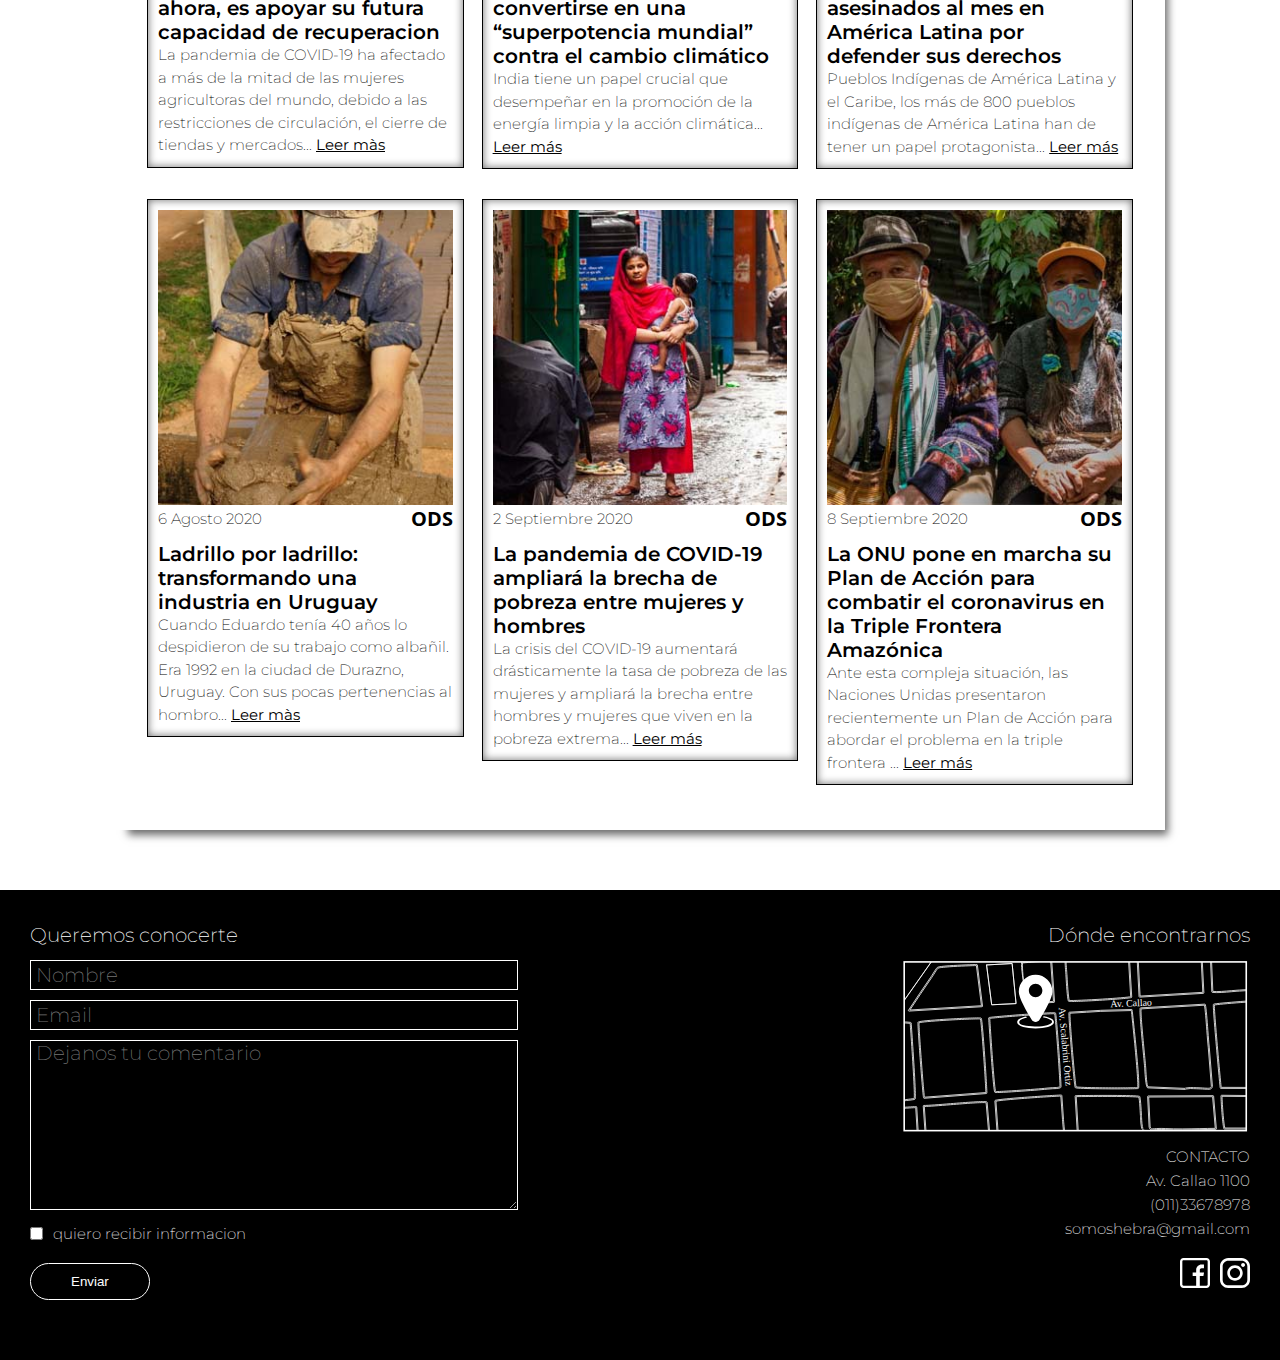
<file: noticias.html>
<!DOCTYPE html>
<html lang="es">
  <head>
    <meta charset="UTF-8" />
    <meta name="viewport" content="width=device-width, initial-scale=1.0" />
    <meta
      name="description"
      content="Un sitio que promueve la buena practica del rubro textil, genera conciencia hacia el cuidado del cuerpo y del planeta tierra"
    />
    <meta
      name="keyword"
      content="algodon, agroecologico, biodinamico, hilado, conciencia, buena práctica "
    />
    <meta name="author" content="Mariela Battista" />
    <title>Hebra/Algodón orgánico</title>
    <link
      rel="stylesheet"
      href="https://cdnjs.cloudflare.com/ajax/libs/animate.css/4.1.1/animate.min.css"
    />
    <link rel="stylesheet" href="css/main.css" />
    <link
      href="https://fonts.googleapis.com/css2?family=Open+Sans&family=Open+Sans+Condensed:wght@300&display=swap"
      rel="stylesheet"
    />
    <link
      href="https://fonts.googleapis.com/css2?family=Montserrat:wght@100;200;300;500;600;800&display=swap"
      rel="stylesheet"
    />
  </head>

  <body class="background--noticias">
    <header class="header">
      <a href="index.html" class="logo">
        <img src="./imagenes/logo entero.svg" alt="logo" />
      </a>
      <input class="menubtn" type="checkbox" id="menu-btn" />
      <label class="menuicon" for="menu-btn">
        <span class="navicon"></span>
      </label>
      <nav class="navbar">
        <ul class="navbar__menu">
          <li>
            <a href="index.html">Home</a>
          </li>
          <li>
            <a href="cultura.html">Cultura</a>
          </li>
          <li>
            <a href="materiales.html">Materiales</a>
          </li>
          <li>
            <a href="equipo.html">Equipo</a>
          </li>
          <li>
            <a href="noticias.html">Noticias</a>
          </li>
        </ul>
      </nav>
    </header>

    <main class="container">
      <h1 class="title1">NOTICIAS</h1>
      <section>
        <q class="frase">
          "Los Objetivos de Desarrollo Sostenible piden a todos los países
          —independientemente de su grado de desarrollo— que actúen protegiendo
          el planeta."
          <h2>NACIONES UNIDAS</h2>
        </q>
      </section>
      <section class="news wow animate__animated animate__fadeInUp">
        <div class="card__news--small">
          <img src="./imagenes/malala" alt="Malala Yousafzai" />
          <span class="description">
            <h3>18 Septiembre 2020</h3>
            <h4>ODS</h4>
          </span>
          <a
            class="titlenews"
            href="https://news.un.org/es/story/2020/09/1480752"
            >Cumplir los Objetivos de Desarrollo Sostenible nos conducirá a una
            era sostenible, sana y equitativa
          </a>
          <p class="resumenews">
            Nuestro propósito es mostrar que la transformación es posible y que
            está ocurriendo en estos momentos de un modo adecuado en muchos
            lugares y con muchas innovaciones...
            <a
              class="readmore"
              href="https://news.un.org/es/story/2020/09/1480752"
            >
              Leer más
            </a>
          </p>
        </div>
        <div class="card__news--small">
          <img src="./imagenes/biodiversidad.jpg" alt="biodiversidad" />
          <span class="description">
            <h3>30 Septiembre 2020</h3>
            <h4>ODS</h4>
          </span>
          <a
            class="titlenews"
            href="https://news.un.org/es/story/2020/09/1481582"
            >Un acuerdo mundial para proteger la biodiversidad y evitar otra
            pandemia, el llamado de los líderes en histórica cumbre
          </a>
          <p class="resumenews">
            La humanidad está librando una guerra contra la naturaleza, y
            necesitamos reconstruir nuestra relación con ella...
            <a
              class="readmore"
              href="https://news.un.org/es/story/2020/09/1481582"
            >
              Leer más
            </a>
          </p>
        </div>
        <div class="card__news--small">
          <img src="./imagenes/extincion.jpg" alt="extincion" />
          <span class="description">
            <h3>15 Octubre 2020</h3>
            <h4>ODS</h4>
          </span>
          <a
            class="titlenews"
            href="https://news.un.org/es/story/2020/09/1481372"
          >
            A 10 años del acuerdo mundial para proteger la biodiversidad, las
            tasas de extinción son las más altas de la historia
          </a>

          <p class="resumenews">
            Más de 65 jefes de Estado y Gobierno, así como presidentes de
            empresas y entidades financieras internacionales declararon este
            lunes su compromiso para salvar...
            <a
              class="readmore"
              href="https://news.un.org/es/story/2020/09/1481372"
            >
              Leer más
            </a>
          </p>
        </div>
        <div class="card__news--small">
          <img src="./imagenes/rolmujer.jpg" alt="mujer" />
          <span class="description">
            <h3>15 Octubre 2020</h3>
            <h4>ODS</h4>
          </span>
          <a
            class="titlenews"
            href="https://news.un.org/es/story/2020/10/1482462"
          >
            Apoyar a las mujeres rurales ahora, es apoyar su futura capacidad de
            recuperacion
          </a>

          <p class="resumenews">
            La pandemia de COVID-19 ha afectado a más de la mitad de las mujeres
            agricultoras del mundo, debido a las restricciones de circulación,
            el cierre de tiendas y mercados...
            <a
              class="readmore"
              href="https://news.un.org/es/story/2020/10/1482462"
            >
              Leer màs
            </a>
          </p>
        </div>
        <div class="card__news--small">
          <img src="./imagenes/india.jpg" alt="india" />
          <span class="description">
            <h3>28 Agosto 2020</h3>
            <h4>ODS</h4>
          </span>
          <a
            class="titlenews"
            href="https://news.un.org/es/story/2020/08/1479632"
            >Guterres: India puede convertirse en una “superpotencia mundial”
            contra el cambio climático
          </a>

          <p class="resumenews">
            India tiene un papel crucial que desempeñar en la promoción de la
            energía limpia y la acción climática...
            <a
              class="readmore"
              href="https://news.un.org/es/story/2020/08/1479632"
            >
              Leer más
            </a>
          </p>
        </div>

        <div class="card__news--small">
          <img src="./imagenes/indigenas.jpg" alt="indigenas" />
          <span class="description">
            <h3>12 Junio 2020</h3>
            <h4>ODS</h4>
          </span>
          <a
            class="titlenews"
            href="https://news.un.org/es/story/2020/06/1475932"
            >Cuatro líderes indígenas son asesinados al mes en América Latina
            por defender sus derechos
          </a>

          <p class="resumenews">
            Pueblos Indígenas de América Latina y el Caribe, los más de 800
            pueblos indígenas de América Latina han de tener un papel
            protagonista...
            <a
              class="readmore"
              href="href"
              ="https://news.un.org/es/story/2020/06/1475932"
            >
              Leer más
            </a>
          </p>
        </div>
        <div class="card__news--small">
          <img src="./imagenes/ladrillo.jpg" alt="hombretrabajando" />
          <span class="description">
            <h3>6 Agosto 2020</h3>
            <h4>ODS</h4>
          </span>
          <a
            class="titlenews"
            href="https://news.un.org/es/story/2020/08/1478432"
          >
            Ladrillo por ladrillo: transformando una industria en Uruguay
          </a>

          <p class="resumenews">
            Cuando Eduardo tenía 40 años lo despidieron de su trabajo como
            albañil. Era 1992 en la ciudad de Durazno, Uruguay. Con sus pocas
            pertenencias al hombro...
            <a
              class="readmore"
              href="https://news.un.org/es/story/2020/08/1478432"
            >
              Leer màs
            </a>
          </p>
        </div>
        <div class="card__news--small">
          <img src="./imagenes/brecha.jpg" alt="mujerybebe" />
          <span class="description">
            <h3>2 Septiembre 2020</h3>
            <h4>ODS</h4>
          </span>
          <a
            class="titlenews"
            href="https://news.un.org/es/story/2020/09/1479872"
            >La pandemia de COVID-19 ampliará la brecha de pobreza entre mujeres
            y hombres
          </a>

          <p class="resumenews">
            La crisis del COVID-19 aumentará drásticamente la tasa de pobreza de
            las mujeres y ampliará la brecha entre hombres y mujeres que viven
            en la pobreza extrema...
            <a
              class="readmore"
              href="https://news.un.org/es/story/2020/09/1479872"
            >
              Leer más
            </a>
          </p>
        </div>

        <div class="card__news--small">
          <img src="./imagenes/ayudacovid.jpg" alt="india" />
          <span class="description">
            <h3>8 Septiembre 2020</h3>
            <h4>ODS</h4>
          </span>
          <a
            class="titlenews"
            href="https://news.un.org/es/story/2020/09/1480132"
            >La ONU pone en marcha su Plan de Acción para combatir el
            coronavirus en la Triple Frontera Amazónica
          </a>

          <p class="resumenews">
            Ante esta compleja situación, las Naciones Unidas presentaron
            recientemente un Plan de Acción para abordar el problema en la
            triple frontera ...
            <a
              class="readmore"
              href="href"
              ="https://news.un.org/es/story/2020/09/1480132"
            >
              Leer más
            </a>
          </p>
        </div>
      </section>
    </main>
    <footer>
      <form class="form" action="#">
        <p>Queremos conocerte</p>
        <input type="text" name="nombre" placeholder="Nombre" />
        <input type="text" name="email" placeholder="Email" />
        <textarea
          name="comentario"
          id="comentario"
          rows="7"
          placeholder="Dejanos tu comentario"
        ></textarea>
        <div class="checkbox">
          <input type="checkbox" name="recibirinformacion" value="si" />
          <label for="recibirinformacion">quiero recibir informacion</label>
        </div>
        <input class="home__btn" type="submit" value="Enviar" />
      </form>
      <section class="footer__contacto">
        <p>Dónde encontrarnos</p>
        <a href="https://www.google.com.ar/maps/@-34.607606,-58.4518608,15z"
          ><img src="./imagenes/mapa1.svg" alt="ubicacion"
        /></a>
        <h3>CONTACTO</h3>
        <h3>Av. Callao 1100</h3>
        <h3>(011)33678978</h3>
        <h3>somoshebra@gmail.com</h3>
        <ul class="footer__contacto--redes">
          <li>
            <a href="https://www.facebook.com">
              <img
                class="redesicon"
                src="./imagenes/facebook.svg"
                alt="facebook"
              />
            </a>
          </li>
          <a href="https://www.instagram.com">
            <img
              class="redesicon"
              src="./imagenes/instagram.svg"
              alt="instagram"
            />
          </a>
        </ul>
      </section>
    </footer>

    <script src="js/wow.min.js"></script>
    <script>
      new WOW().init();
    </script>
  </body>
</html>
</file>
<file: css/main.css>
footer .form input[type=text] {
  font-family: "Montserrat", sans-serif;
  font-size: 18px;
  font-weight: 300;
  border: 1px solid white;
  background-color: black;
  color: white;
  margin: 10px 0;
  padding: 2px 0 2px 5px;
}
@media (min-width: 768px) {
  footer .form input[type=text] {
    font-size: 20px;
    font-weight: 200;
  }
}

footer .form input[type=text] {
  font-family: "Montserrat", sans-serif;
  font-size: 18px;
  font-weight: 300;
  border: 1px solid white;
  background-color: black;
  color: white;
  margin: 10px 0;
  padding: 2px 0 2px 5px;
}
@media (min-width: 768px) {
  footer .form input[type=text] {
    font-size: 20px;
    font-weight: 200;
  }
}

* {
  margin: 0;
  padding: 0;
  box-sizing: border-box;
}

li {
  list-style-type: none;
}

a {
  font-family: "Montserrat", sans-serif;
  font-size: 18px;
  font-weight: 300;
  text-decoration: none;
  color: white;
}
@media (min-width: 768px) {
  a {
    font-size: 20px;
    font-weight: 200;
  }
}

h1 {
  font-family: "Montserrat", sans-serif;
  font-family: "Open Sans Condensed", sans-serif;
  font-size: 50px;
  color: black;
}
@media (min-width: 768px) {
  h1 {
    font-size: 80px;
  }
}

h2 {
  font-family: "Montserrat", sans-serif;
  font-size: 25px;
  font-weight: 300;
  color: black;
}
@media (min-width: 768px) {
  h2 {
    font-size: 30px;
  }
}

h3 {
  font-family: "Montserrat", sans-serif;
  font-size: 15px;
  font-weight: 200;
  color: white;
}

p,
.parrafolist {
  font-family: "Montserrat", sans-serif;
  font-size: 18px;
  font-weight: 300;
  line-height: 1.5;
  color: black;
}
@media (min-width: 768px) {
  p,
.parrafolist {
    font-size: 20px;
    font-weight: 200;
  }
}

q {
  font-family: "Montserrat", sans-serif;
  font-size: 18px;
  font-weight: 300;
  quotes: none;
}
@media (min-width: 768px) {
  q {
    font-size: 20px;
    font-weight: 200;
  }
}

.header {
  background-color: rgba(0, 0, 0, 0.85);
  display: flex;
  flex-direction: column;
  justify-content: flex-start;
  align-items: flex-start;
  box-shadow: 4px 5px 9px -4px black;
  z-index: 1;
  padding: 0 15px;
  color: white;
  position: fixed;
  width: 100%;
  top: 0;
  min-height: 60px;
}
.header .menuicon {
  cursor: pointer;
  position: absolute;
  right: 0px;
  padding: 29px 15px;
  -webkit-user-select: none;
          user-select: none;
}
.header .menuicon .navicon {
  position: relative;
  background: white;
  display: block;
  height: 2px;
  transition: background 0.2s ease-out;
  width: 24px;
}
.header .menuicon .navicon:before, .header .menuicon .navicon:after {
  background: white;
  content: "";
  display: block;
  height: 100%;
  position: absolute;
  transition: all 0.2s ease-out;
  width: 100%;
}
.header .menuicon .navicon:before {
  top: 8px;
}
.header .menuicon .navicon:after {
  top: -8px;
}
.header .menubtn {
  display: none;
}
.header .menubtn:checked ~ .menuicon .navicon {
  background: transparent;
}
.header .menubtn:checked ~ .menuicon .navicon:before {
  top: 0;
  transform: rotate(-45deg);
}
.header .menubtn:checked ~ .menuicon .navicon:after {
  top: 0;
  transform: rotate(45deg);
}
.header .menubtn:checked ~ .navbar {
  height: 100vh;
}
.header .logo img {
  width: 25px;
  padding: 10px 0;
}
.header .navbar {
  height: 0;
  overflow: hidden;
  transition: height 0.2s ease-out;
}
.header .navbar .navbar__menu {
  display: block;
}
.header .navbar .navbar__menu li a {
  font-size: 20px;
  display: block;
  padding: 15px 0;
}
.header .navbar .navbar__redes {
  display: flex;
  flex-direction: row;
  justify-content: space-between;
  align-items: flex-end row;
}
.header .navbar .navbar__redes img {
  width: 30px;
  margin-left: 10px;
}
@media (min-width: 768px) {
  .header {
    display: flex;
    flex-direction: row;
    justify-content: space-between;
    align-items: center;
    height: 60px;
  }
  .header .menuicon {
    display: none;
  }
  .header .menubtn:checked ~ .navbar {
    height: auto;
  }
  .header .navbar {
    height: auto;
  }
  .header .navbar .navbar__menu {
    display: flex;
  }
  .header .navbar .navbar__menu li {
    padding-left: 25px;
    padding-bottom: 0;
    display: flex;
  }
  .header .navbar .navbar__menu li a:hover {
    color: #dcccbb;
  }
}

.container {
  margin: 0 20px;
  margin-top: 60px;
}
@media (min-width: 768px) {
  .container {
    max-width: 1140px;
    margin: auto;
  }
}

.background--home {
  background-image: url("../imagenes/fondo2.jpg");
  background-attachment: fixed;
  background-size: 500%;
}
@media (min-width: 768px) {
  .background--home {
    background-size: cover;
  }
}

.home .home__logo {
  height: calc(100vh - 60px);
  display: flex;
  flex-direction: row;
  justify-content: flex-start;
  align-items: center;
}
.home .home__logo .home__logocentral {
  display: flex;
  flex-direction: column;
  justify-content: space-between;
  align-items: center;
  background-color: rgba(255, 255, 255, 0.7);
  padding: 20px;
  margin: auto;
}
.home .home__logo .home__logocentral img {
  width: 80px;
  margin: 20px;
}
@media (min-width: 768px) {
  .home .home__logo {
    height: 100vh;
  }
  .home .home__logo .home__logocentral {
    margin: auto;
  }
  .home .home__logo .home__logocentral img {
    width: auto;
    margin: 0px;
  }
}

.home__btn {
  background-color: black;
  border-radius: 20px;
  border: 1px solid black;
  display: inline;
  color: white;
  padding: 10px 60px;
}
@media (min-width: 768px) {
  .home__btn {
    display: block;
    padding: 10px 40px;
  }
}

.home__btn--small {
  margin-top: 40px;
  display: flex;
  margin: 20px auto 10px;
}
@media (min-width: 768px) {
  .home__btn--small {
    margin: 0;
  }
}

.card {
  display: flex;
  flex-direction: column;
  padding: 20px;
  background-color: rgba(255, 255, 255, 0.97);
  margin: auto;
  box-shadow: 8px 10px 8px -5px #6c6c6c;
  margin-bottom: 40px;
  animation-duration: 1.5s;
}
@media (min-width: 768px) {
  .card {
    flex-direction: row;
  }
  .card--reverse {
    flex-direction: row-reverse;
  }
}
.card__img {
  display: none;
  padding: 10px;
  border: 2px solid black;
  width: 100%;
  margin: 20px auto;
  transition: width 1s;
}
@media (min-width: 768px) {
  .card__img {
    display: inline-block;
    width: 28%;
    margin: 0;
  }
  .card__img:hover {
    width: 30%;
  }
}
.card__content {
  display: flex;
  flex-direction: column;
  justify-content: space-around;
  align-items: flex-start;
}
@media (min-width: 768px) {
  .card__content {
    padding-right: 30px;
  }
}
.card__content--right {
  padding: 0;
}
@media (min-width: 768px) {
  .card__content--right {
    align-items: flex-end;
    text-align: right;
    padding: 0 10px 0 30px;
  }
}
.card__content .card__text {
  display: inline-block;
  padding-bottom: 10px;
}

.card__title {
  margin: 10px 0 20px;
}
@media (min-width: 768px) {
  .card__title {
    margin: 0;
  }
}
.card__title--center {
  display: inline;
  margin: auto;
}

.frase {
  display: flex;
  flex-direction: column;
  text-decoration: none;
  text-align: center;
  background-color: rgba(255, 255, 255, 0.97);
  box-shadow: 5px 10px 6px -6px #6c6c6c;
  margin: auto;
  padding: 30px;
  margin-bottom: 30px;
}
@media (min-width: 768px) {
  .frase {
    width: 70%;
    margin: 0 auto 80px;
    padding: 30px;
  }
}
.frase h2 {
  padding-top: 10px;
}

.aboutus {
  display: flex;
  flex-direction: column;
  justify-content: space-around;
  align-items: center;
  background-color: rgba(255, 255, 255, 0.97);
  width: 100%;
  height: 100%;
  margin: 50px auto;
  padding: 30px;
}
@media (min-width: 768px) {
  .aboutus {
    display: flex;
    flex-direction: row;
    justify-content: space-around;
    align-items: stretch;
    background-color: rgba(255, 255, 255, 0.97);
    margin: 70px auto;
  }
}
@media (min-width: 768px) {
  .aboutus h2 {
    display: none;
  }
}
.aboutus__team {
  display: flex;
  flex-direction: column;
  justify-content: flex-start;
  align-items: center;
  text-align: center;
  margin: 10px;
  padding: 10px;
  border: 2px solid black;
  box-shadow: inset 0px 0px 8px #6c6c6c;
}
@media (min-width: 768px) {
  .aboutus__team {
    width: 30%;
  }
}
.aboutus__team img {
  width: 90%;
  padding-bottom: 10px;
}

footer {
  display: flex;
  flex-direction: column;
  justify-content: space-between;
  align-items: flex-start;
  background-color: black;
  color: white;
  padding: 30px 30px;
  margin-top: 60px;
}
@media (min-width: 768px) {
  footer {
    display: flex;
    flex-direction: row;
    justify-content: space-between;
    align-items: flex-start;
  }
}
footer .form {
  margin-bottom: 30px;
  width: 100%;
}
footer .form p {
  color: white;
  margin-bottom: 10px;
}
footer .form input[type=text] {
  display: flex;
  flex-direction: column;
  justify-content: space-between;
  align-items: center;
  width: 100%;
}
footer .form .checkbox {
  display: flex;
  flex-direction: row;
  justify-content: flex-start;
  align-items: center;
  font-family: "Montserrat", sans-serif;
  font-size: 18px;
  font-weight: 300;
  margin: 10px 0;
}
@media (min-width: 768px) {
  footer .form .checkbox {
    font-size: 20px;
    font-weight: 200;
  }
}
footer .form .checkbox label {
  padding-left: 10px;
  font-size: 15px;
}
footer .form input[type=submit] {
  margin-top: 40px;
  display: inline-block;
  border: 1px solid white;
  margin-top: 10px;
  align-items: flex-end;
}
footer .form textarea {
  font-family: "Montserrat", sans-serif;
  font-size: 18px;
  font-weight: 300;
  background-color: black;
  color: white;
  border: 1px solid white;
  padding-left: 5px;
  width: 100%;
}
@media (min-width: 768px) {
  footer .form textarea {
    font-size: 20px;
    font-weight: 200;
  }
}
@media (min-width: 768px) {
  footer .form {
    width: 40%;
    padding-bottom: opx;
  }
}
footer .footer__contacto {
  color: white;
}
footer .footer__contacto p {
  color: white;
  margin-bottom: 10px;
}
footer .footer__contacto img {
  width: 100%;
}
footer .footer__contacto h3 {
  padding-top: 5px;
}
footer .footer__contacto--redes {
  display: flex;
  flex-direction: row;
  justify-content: flex-start;
  align-items: flex-start;
  margin-top: 20px;
}
footer .footer__contacto--redes .redesicon {
  width: 30px;
  margin-right: 10px;
}
@media (min-width: 768px) {
  footer .footer__contacto {
    text-align: right;
  }
  footer .footer__contacto p {
    margin-bottom: 5px;
  }
  footer .footer__contacto img {
    width: 80%;
  }
  footer .footer__contacto--redes {
    display: flex;
    flex-direction: row;
    justify-content: flex-end;
    align-items: flex-start;
  }
  footer .footer__contacto--redes .redesicon {
    width: 30px;
    margin-left: 10px;
    margin-right: 0;
  }
}

footer .form input[type=text] {
  font-family: "Montserrat", sans-serif;
  font-size: 18px;
  font-weight: 300;
  border: 1px solid white;
  background-color: black;
  color: white;
  margin: 10px 0;
  padding: 2px 0 2px 5px;
}
@media (min-width: 768px) {
  footer .form input[type=text] {
    font-size: 20px;
    font-weight: 200;
  }
}

footer .form input[type=text] {
  font-family: "Montserrat", sans-serif;
  font-size: 18px;
  font-weight: 300;
  border: 1px solid white;
  background-color: black;
  color: white;
  margin: 10px 0;
  padding: 2px 0 2px 5px;
}
@media (min-width: 768px) {
  footer .form input[type=text] {
    font-size: 20px;
    font-weight: 200;
  }
}

* {
  margin: 0;
  padding: 0;
  box-sizing: border-box;
}

li {
  list-style-type: none;
}

a {
  font-family: "Montserrat", sans-serif;
  font-size: 18px;
  font-weight: 300;
  text-decoration: none;
  color: white;
}
@media (min-width: 768px) {
  a {
    font-size: 20px;
    font-weight: 200;
  }
}

h1 {
  font-family: "Montserrat", sans-serif;
  font-family: "Open Sans Condensed", sans-serif;
  font-size: 50px;
  color: black;
}
@media (min-width: 768px) {
  h1 {
    font-size: 80px;
  }
}

h2 {
  font-family: "Montserrat", sans-serif;
  font-size: 25px;
  font-weight: 300;
  color: black;
}
@media (min-width: 768px) {
  h2 {
    font-size: 30px;
  }
}

h3 {
  font-family: "Montserrat", sans-serif;
  font-size: 15px;
  font-weight: 200;
  color: white;
}

p,
.parrafolist {
  font-family: "Montserrat", sans-serif;
  font-size: 18px;
  font-weight: 300;
  line-height: 1.5;
  color: black;
}
@media (min-width: 768px) {
  p,
.parrafolist {
    font-size: 20px;
    font-weight: 200;
  }
}

q {
  font-family: "Montserrat", sans-serif;
  font-size: 18px;
  font-weight: 300;
  quotes: none;
}
@media (min-width: 768px) {
  q {
    font-size: 20px;
    font-weight: 200;
  }
}

.background--cultura {
  background-image: url(../imagenes/fondoclarolineal3.jpg);
  background-size: cover;
  background-attachment: fixed;
}

.title1 {
  padding: 30px 0 40px;
  text-align: center;
}
@media (min-width: 768px) {
  .title1 {
    padding: 120px 0 80px;
  }
}

.card--color {
  background-color: rgba(255, 255, 255, 0.97);
}

.card__img--view {
  display: inline-block;
}

footer .form input[type=text] {
  font-family: "Montserrat", sans-serif;
  font-size: 18px;
  font-weight: 300;
  border: 1px solid white;
  background-color: black;
  color: white;
  margin: 10px 0;
  padding: 2px 0 2px 5px;
}
@media (min-width: 768px) {
  footer .form input[type=text] {
    font-size: 20px;
    font-weight: 200;
  }
}

footer .form input[type=text] {
  font-family: "Montserrat", sans-serif;
  font-size: 18px;
  font-weight: 300;
  border: 1px solid white;
  background-color: black;
  color: white;
  margin: 10px 0;
  padding: 2px 0 2px 5px;
}
@media (min-width: 768px) {
  footer .form input[type=text] {
    font-size: 20px;
    font-weight: 200;
  }
}

* {
  margin: 0;
  padding: 0;
  box-sizing: border-box;
}

li {
  list-style-type: none;
}

a {
  font-family: "Montserrat", sans-serif;
  font-size: 18px;
  font-weight: 300;
  text-decoration: none;
  color: white;
}
@media (min-width: 768px) {
  a {
    font-size: 20px;
    font-weight: 200;
  }
}

h1 {
  font-family: "Montserrat", sans-serif;
  font-family: "Open Sans Condensed", sans-serif;
  font-size: 50px;
  color: black;
}
@media (min-width: 768px) {
  h1 {
    font-size: 80px;
  }
}

h2 {
  font-family: "Montserrat", sans-serif;
  font-size: 25px;
  font-weight: 300;
  color: black;
}
@media (min-width: 768px) {
  h2 {
    font-size: 30px;
  }
}

h3 {
  font-family: "Montserrat", sans-serif;
  font-size: 15px;
  font-weight: 200;
  color: white;
}

p,
.parrafolist {
  font-family: "Montserrat", sans-serif;
  font-size: 18px;
  font-weight: 300;
  line-height: 1.5;
  color: black;
}
@media (min-width: 768px) {
  p,
.parrafolist {
    font-size: 20px;
    font-weight: 200;
  }
}

q {
  font-family: "Montserrat", sans-serif;
  font-size: 18px;
  font-weight: 300;
  quotes: none;
}
@media (min-width: 768px) {
  q {
    font-size: 20px;
    font-weight: 200;
  }
}

.background--materiales {
  background-image: url(../imagenes/fondooscuro.jpg);
  background-size: cover;
  background-attachment: fixed;
}

.title1--dark {
  color: white;
}

.card--dark {
  background-color: rgba(0, 0, 0, 0.9);
  box-shadow: 8px 10px 8px -5px black;
}

.card__img--dark {
  border: 2px solid white;
}

.card__title--dark,
.card__text--dark {
  color: white;
}

footer .form input[type=text] {
  font-family: "Montserrat", sans-serif;
  font-size: 18px;
  font-weight: 300;
  border: 1px solid white;
  background-color: black;
  color: white;
  margin: 10px 0;
  padding: 2px 0 2px 5px;
}
@media (min-width: 768px) {
  footer .form input[type=text] {
    font-size: 20px;
    font-weight: 200;
  }
}

footer .form input[type=text] {
  font-family: "Montserrat", sans-serif;
  font-size: 18px;
  font-weight: 300;
  border: 1px solid white;
  background-color: black;
  color: white;
  margin: 10px 0;
  padding: 2px 0 2px 5px;
}
@media (min-width: 768px) {
  footer .form input[type=text] {
    font-size: 20px;
    font-weight: 200;
  }
}

* {
  margin: 0;
  padding: 0;
  box-sizing: border-box;
}

li {
  list-style-type: none;
}

a {
  font-family: "Montserrat", sans-serif;
  font-size: 18px;
  font-weight: 300;
  text-decoration: none;
  color: white;
}
@media (min-width: 768px) {
  a {
    font-size: 20px;
    font-weight: 200;
  }
}

h1 {
  font-family: "Montserrat", sans-serif;
  font-family: "Open Sans Condensed", sans-serif;
  font-size: 50px;
  color: black;
}
@media (min-width: 768px) {
  h1 {
    font-size: 80px;
  }
}

h2 {
  font-family: "Montserrat", sans-serif;
  font-size: 25px;
  font-weight: 300;
  color: black;
}
@media (min-width: 768px) {
  h2 {
    font-size: 30px;
  }
}

h3 {
  font-family: "Montserrat", sans-serif;
  font-size: 15px;
  font-weight: 200;
  color: white;
}

p,
.parrafolist {
  font-family: "Montserrat", sans-serif;
  font-size: 18px;
  font-weight: 300;
  line-height: 1.5;
  color: black;
}
@media (min-width: 768px) {
  p,
.parrafolist {
    font-size: 20px;
    font-weight: 200;
  }
}

q {
  font-family: "Montserrat", sans-serif;
  font-size: 18px;
  font-weight: 300;
  quotes: none;
}
@media (min-width: 768px) {
  q {
    font-size: 20px;
    font-weight: 200;
  }
}

.background--equipo {
  background-image: url(../imagenes/fondoclarolineal3.jpg);
  background-size: cover;
  background-attachment: fixed;
}

.team {
  display: flex;
  flex-direction: column;
  justify-content: space-arround;
  align-items: center;
  margin: auto;
  animation-duration: 1.5s;
}
@media (min-width: 768px) {
  .team {
    padding: 20px;
  }
}

.member {
  display: flex;
  flex-direction: column;
  justify-content: space-between;
  align-items: center;
  margin-bottom: 20px;
}
@media (min-width: 768px) {
  .member {
    display: flex;
    flex-direction: row;
    justify-content: space-between;
    align-items: center;
    margin-bottom: 40px;
  }
  .member--reverse {
    flex-direction: row-reverse;
  }
}
.member img {
  width: 100%;
}
@media (min-width: 768px) {
  .member img {
    width: 50%;
  }
}
.member .text {
  background-color: rgba(255, 255, 255, 0.97);
  margin-top: 20px;
  padding: 20px;
}
@media (min-width: 768px) {
  .member .text {
    box-shadow: 8px 10px 8px -5px #6c6c6c;
    margin: 15px;
  }
  .member .text--reverse {
    box-shadow: -8px 10px 8px -5px #6c6c6c;
  }
}

.background--noticias {
  background-image: url(../imagenes/fondoclarolineal3.jpg);
  background-size: cover;
  background-attachment: fixed;
}

#noticias {
  max-width: 1140px;
  margin: 0 auto;
}

.news {
  background-color: rgba(255, 255, 255, 0.97);
  display: flex;
  flex-direction: column;
  justify-content: space-between;
  align-items: center;
  padding: 30px;
  margin: 0px auto 40px;
  box-shadow: 8px 10px 8px -5px #6c6c6c;
  max-width: 1050px;
}
@media (min-width: 768px) {
  .news {
    display: flex;
    flex-direction: row;
    justify-content: space-between;
    align-items: flex-start;
    flex-wrap: wrap;
  }
}

.card__news--small {
  display: flex;
  flex-direction: column;
  justify-content: flex-start;
  align-items: center;
  width: 100%;
  text-align: center;
  margin: 15px 2px;
  padding: 10px;
  border: 1px solid black;
  transition: width 1s;
  box-shadow: inset 0px 0px 8px #6c6c6c;
}
@media (min-width: 768px) {
  .card__news--small {
    display: flex;
    flex-direction: column;
    justify-content: flex-start;
    align-items: center;
    width: 32%;
  }
}
.card__news--small img {
  width: 100%;
}
.card__news--small .description {
  display: flex;
  flex-direction: row;
  justify-content: space-between;
  align-items: center;
  font-size: 20px;
  width: 100%;
}
.card__news--small .description h3 {
  color: black;
  text-align: left;
}
.card__news--small .description h4 {
  font-family: "Open Sans Condensed", sans-serif;
  text-align: right;
}
.card__news--small .titlenews {
  text-align: start;
  margin-top: 10px;
  color: black;
  font-weight: 600;
}
.card__news--small .titlenews:hover {
  -webkit-text-decoration-line: underline;
          text-decoration-line: underline;
}
.card__news--small .resumenews {
  font-size: 15px;
  text-align: left;
}
.card__news--small .readmore {
  font-weight: 400;
  font-size: 15px;
  -webkit-text-decoration-line: underline;
          text-decoration-line: underline;
  color: black;
  text-align: left;
  width: 100%;
  padding: 10px 0px;
}
</file>
